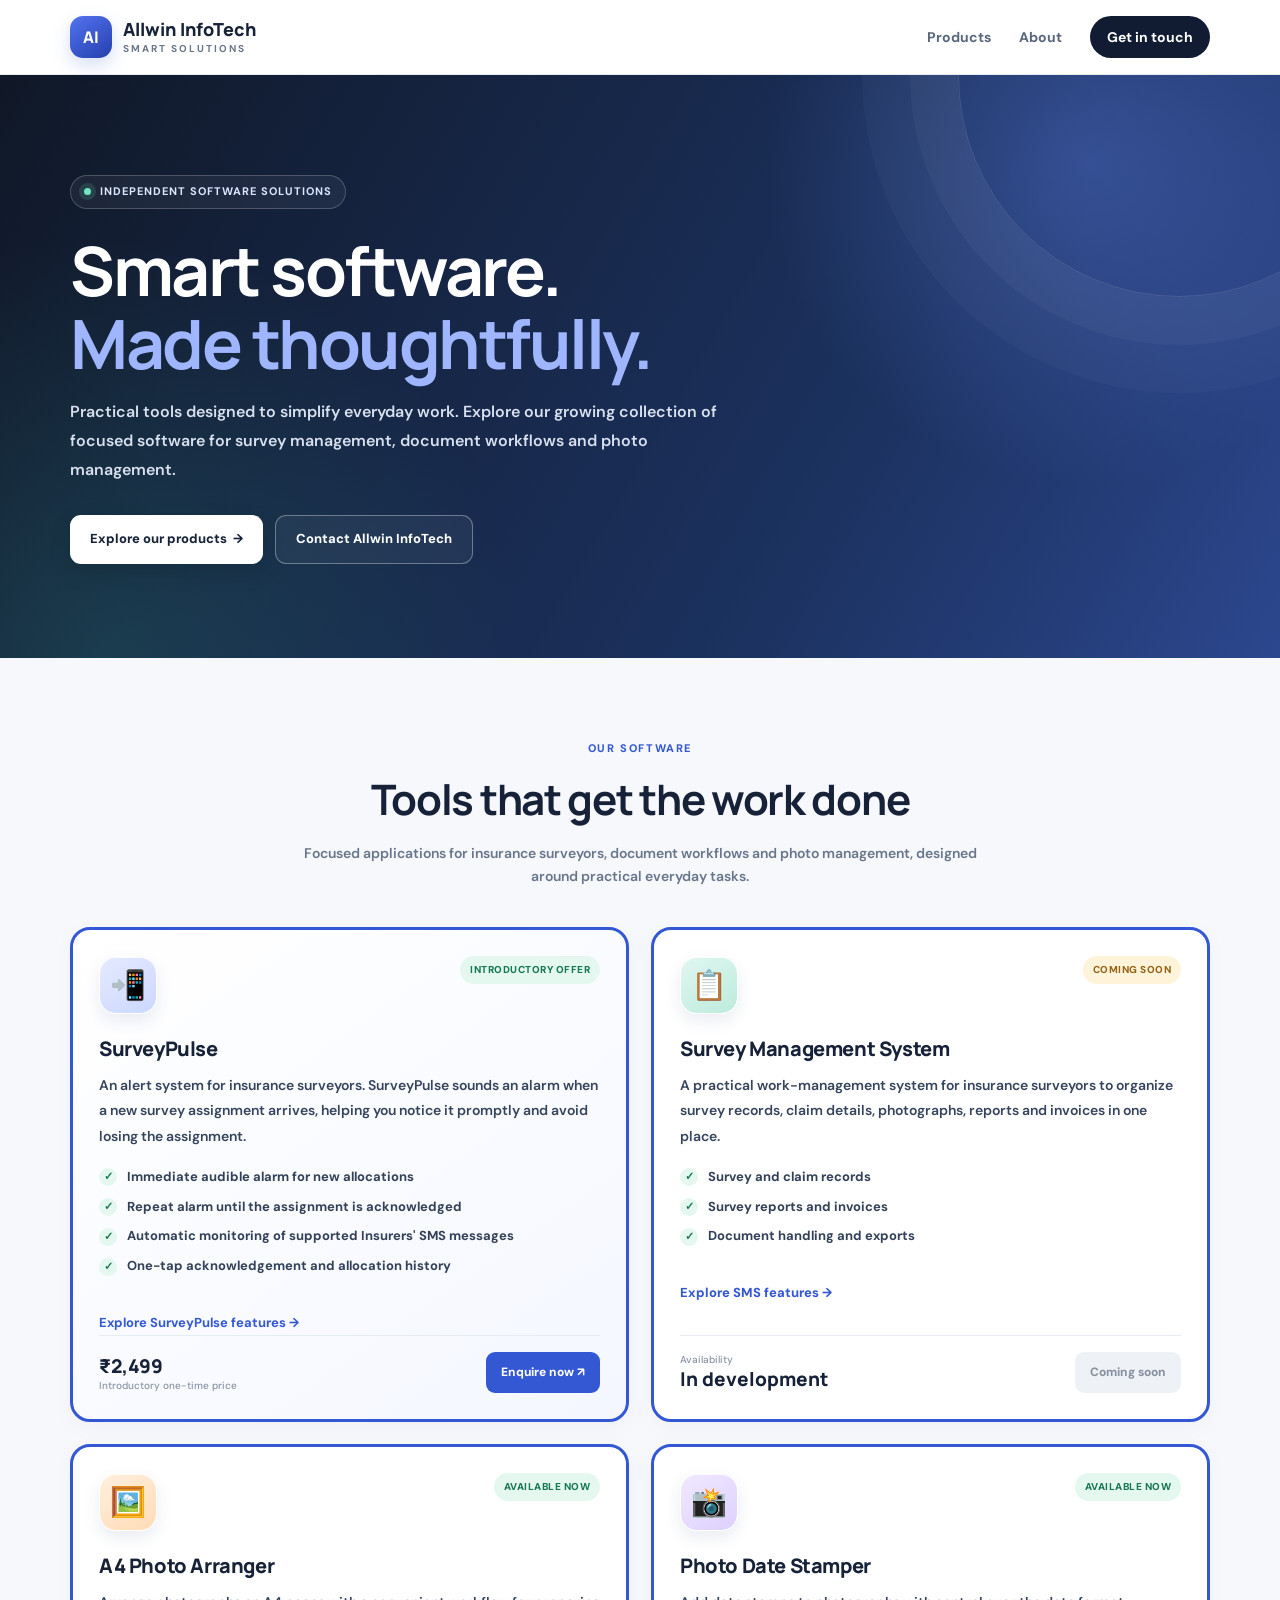
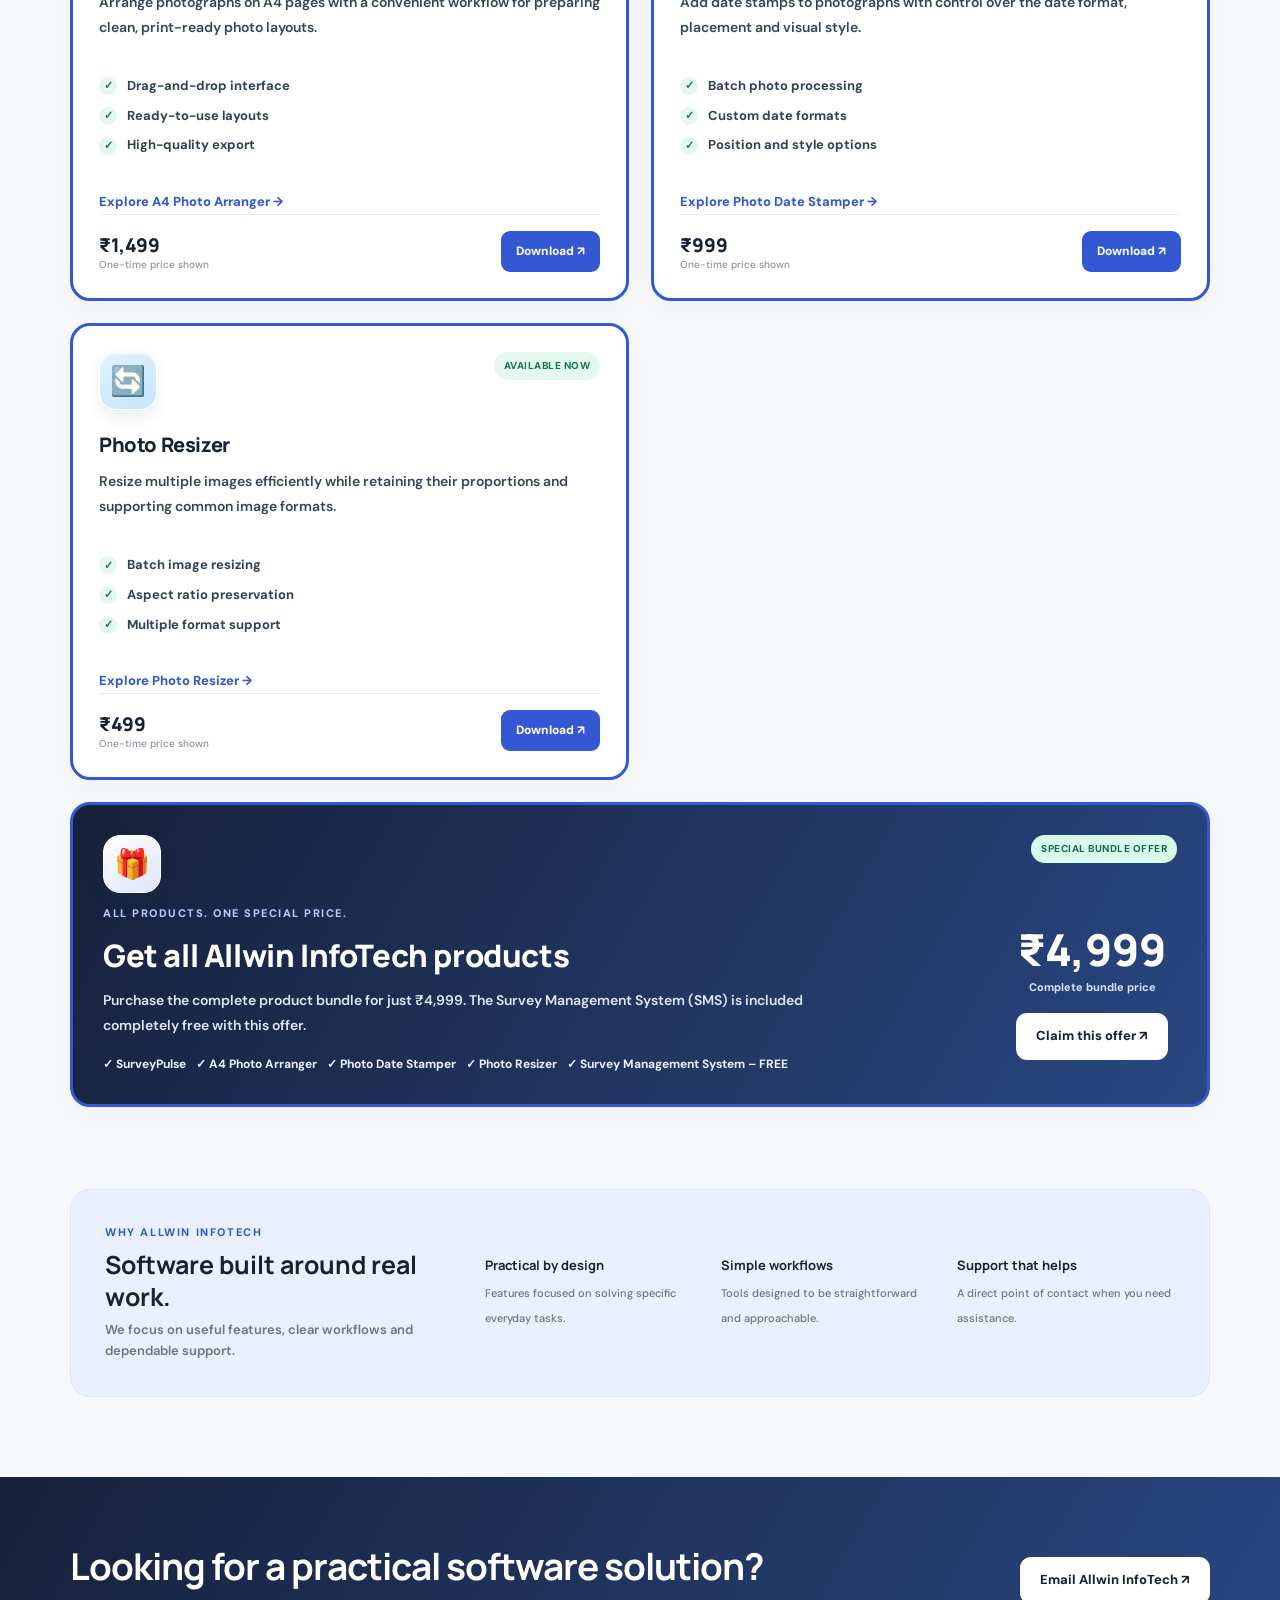
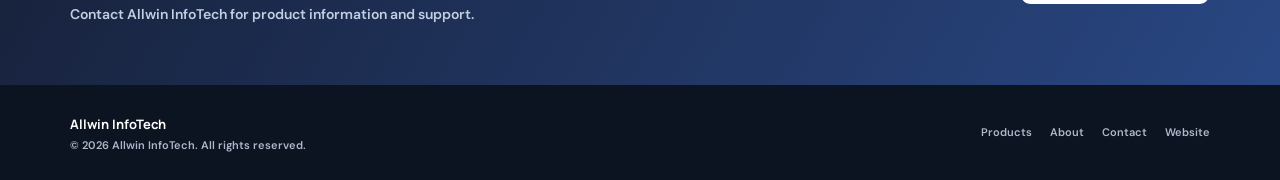
<file: index.html>
<!doctype html>
<html lang="en">
<head>
<meta charset="utf-8">
<meta name="viewport" content="width=device-width,initial-scale=1">
<meta name="theme-color" content="#111b32">
<meta name="description" content="Practical software solutions from Allwin InfoTech.">
<title>Allwin InfoTech | Smart Software Solutions</title>
<!-- Google Tag Manager -->
<script>(function(w,d,s,l,i){w[l]=w[l]||[];w[l].push({'gtm.start':new Date().getTime(),event:'gtm.js'});var f=d.getElementsByTagName(s)[0],j=d.createElement(s),dl=l!='dataLayer'?'&l='+l:'';j.async=true;j.src='https://www.googletagmanager.com/gtm.js?id='+i+dl;f.parentNode.insertBefore(j,f);})(window,document,'script','dataLayer','GTM-WB59F9HL');</script>
<!-- End Google Tag Manager -->
<link rel="preconnect" href="https://fonts.googleapis.com">
<link rel="preconnect" href="https://fonts.gstatic.com" crossorigin>
<link href="https://fonts.googleapis.com/css2?family=DM+Sans:wght@400;500;600;700&family=Manrope:wght@500;600;700;800&display=swap" rel="stylesheet">
  <link rel="stylesheet" href="css/site.css">
<style>
:root{--ink:#172238;--muted:#68758a;--blue:#3458d4;--line:#e7ebf2;--bg:#f6f8fc;--navy:#111b32}
*{box-sizing:border-box;margin:0;padding:0}html{scroll-behavior:smooth;scroll-padding-top:85px}
body{font-family:"DM Sans",sans-serif;color:var(--ink);background:var(--bg);line-height:1.6}
.wrap{width:min(1140px,calc(100% - 40px));margin:auto}
header{position:sticky;top:0;z-index:10;background:#ffffffed;backdrop-filter:blur(12px);border-bottom:1px solid var(--line)}
nav{min-height:74px;display:flex;align-items:center;justify-content:space-between;gap:20px}
.brand{display:flex;align-items:center;gap:11px;text-decoration:none;color:var(--ink)}
.logo{width:42px;height:42px;border-radius:13px;background:linear-gradient(145deg,#5274f0,#263fae);display:grid;place-items:center;color:white;font:800 16px Manrope;box-shadow:0 7px 18px #3458d433}
.brand strong{font:800 18px Manrope;display:block}.brand small{font-size:10px;letter-spacing:2px;color:var(--muted);text-transform:uppercase}
.navlinks{display:flex;align-items:center;gap:28px}.navlinks a{font-size:14px;font-weight:700;text-decoration:none;color:#59667b}.navlinks a:hover{color:var(--blue)}
.navlinks .contactlink{background:var(--navy);color:white;padding:10px 17px;border-radius:30px}
.hero{position:relative;overflow:hidden;color:white;padding:100px 0 94px;background:radial-gradient(circle at 85% 15%,#5979db66,transparent 27%),radial-gradient(circle at 8% 100%,#3ed0ad26,transparent 32%),linear-gradient(120deg,#101827,#1b315e 65%,#2c478e)}
.hero:after{content:"";position:absolute;width:440px;height:440px;border:1px solid #ffffff20;border-radius:50%;right:-120px;top:-220px;box-shadow:0 0 0 48px #ffffff08,0 0 0 96px #ffffff06}
.hero .wrap{position:relative;z-index:1}.eyebrow{display:inline-flex;align-items:center;gap:9px;padding:7px 13px;border:1px solid #ffffff35;border-radius:30px;color:#dce6ff;background:#ffffff0d;font-size:11px;font-weight:700;letter-spacing:1px;text-transform:uppercase}
.dot{width:7px;height:7px;border-radius:50%;background:#6ee7c2;box-shadow:0 0 0 5px #6ee7c222}
h1,h2,h3{font-family:Manrope,sans-serif}.hero h1{font-size:clamp(42px,6vw,68px);line-height:1.08;letter-spacing:-2.5px;margin:25px 0 18px}.hero h1 span{color:#9fb6ff}
.hero p{max-width:650px;color:#cbd5e8;font-size:16px;line-height:1.8}
.actions{display:flex;flex-wrap:wrap;gap:12px;margin-top:30px}.btn{display:inline-flex;align-items:center;justify-content:center;padding:13px 20px;border-radius:11px;text-decoration:none;font-size:13px;font-weight:700;transition:.2s}
.btn:hover{transform:translateY(-2px)}.primary{background:white;color:#172238;box-shadow:0 8px 22px #0002}.outline{color:white;border:1px solid #ffffff55;background:#ffffff0d}
.section{padding:82px 0}.heading{text-align:center;max-width:680px;margin:0 auto 40px}.kicker{color:var(--blue);font-size:11px;font-weight:800;letter-spacing:1.6px;text-transform:uppercase}
.heading h2{font-size:clamp(30px,4vw,42px);letter-spacing:-1.3px;margin:9px 0}.heading p{color:var(--muted);font-size:14px}
.products{display:grid;grid-template-columns:repeat(2,minmax(0,1fr));gap:22px}
.card{background:white;border:3px solid #3458d4;border-radius:20px;padding:26px;box-shadow:0 6px 24px #19284b08;display:flex;flex-direction:column;transition:.25s}
.card:hover{transform:translateY(-5px);box-shadow:0 18px 45px #19284b13;border-color:#d5defb}
.cardtop{display:flex;align-items:flex-start;justify-content:space-between}.iconbox{width:58px;height:58px;border-radius:17px;background:linear-gradient(145deg,#e8edff,#d8e2ff);display:grid;place-items:center;font-size:29px;box-shadow:inset 0 1px 0 #ffffffcc,0 7px 16px #243b7a18;border:1px solid #ffffff;transition:transform .22s,box-shadow .22s}.card:hover .iconbox{transform:translateY(-3px) rotate(-3deg);box-shadow:inset 0 1px 0 #ffffffcc,0 11px 20px #243b7a25}.card:nth-child(1) .iconbox{background:linear-gradient(145deg,#e5eaff,#cbd7ff)}.card:nth-child(2) .iconbox{background:linear-gradient(145deg,#e1f7f1,#bcebdc)}.card:nth-child(3) .iconbox{background:linear-gradient(145deg,#fff0df,#ffdbb5)}.card:nth-child(4) .iconbox{background:linear-gradient(145deg,#f1e9ff,#ddd0ff)}.card:nth-child(5) .iconbox{background:linear-gradient(145deg,#e1f2ff,#c5e5ff)}
.status{font-size:10px;font-weight:800;text-transform:uppercase;letter-spacing:.5px;padding:6px 10px;border-radius:20px;background:#e4f8ef;color:#177654}.soon{background:#fff3d9;color:#946316}
.card h3{font-size:20px;margin:19px 0 8px;letter-spacing:-.4px}.desc{font-size:14px;font-weight:500;color:#46536a;line-height:1.8;min-height:68px}
.features{display:grid;gap:9px;margin:18px 0 22px}.feature{font-size:13px;font-weight:600;color:#3f4d63;display:flex;gap:10px;align-items:center}.tick{width:18px;height:18px;flex:0 0 18px;border-radius:50%;background:#e4f8ef;color:#177654;display:grid;place-items:center;font-size:11px;font-weight:800}
.bottom{margin-top:auto;padding-top:16px;border-top:1px solid var(--line);display:flex;justify-content:space-between;align-items:center;gap:12px}.price{font:800 19px Manrope}.price small{display:block;font:500 10px "DM Sans";color:#8993a4}
.download{background:var(--blue);color:white;padding:11px 15px;border-radius:9px;text-decoration:none;font-size:12px;font-weight:800}.download:hover{background:#2443b4}.disabled{background:#eef1f5;color:#8791a1;padding:11px 15px;border-radius:9px;font-size:12px;font-weight:800}
.about{padding:0 0 80px}.aboutbox{display:grid;grid-template-columns:1fr 2fr;gap:35px;align-items:center;background:#eaf0ff;border:1px solid #dce5ff;border-radius:20px;padding:34px}
.aboutbox h2{font-size:25px;line-height:1.25;margin-top:8px}.aboutbox p{color:var(--muted);font-size:13px;margin-top:8px}
.values{display:grid;grid-template-columns:repeat(3,1fr);gap:18px}.values strong{display:block;font:700 13px Manrope;margin-bottom:5px}.values span{font-size:11px;color:var(--muted)}
.cta{background:linear-gradient(120deg,#17213a,#294783);color:white;padding:60px 0}.ctainner{display:flex;justify-content:space-between;align-items:center;gap:25px}.cta h2{font-size:clamp(27px,4vw,37px);letter-spacing:-1px}.cta p{color:#c4cee1;font-size:14px;margin-top:7px}.cta .btn{background:white;color:#172238;white-space:nowrap}
footer{background:#0c1321;color:#aeb8ca;padding:26px 0}.foot{display:flex;justify-content:space-between;align-items:center;gap:18px;flex-wrap:wrap}.foot strong{font:700 13px Manrope;color:white}.foot small{display:block;font-size:11px}.footlinks{display:flex;gap:18px}.foot a{font-size:11px;color:#aeb8ca;text-decoration:none}.foot a:hover{color:white}
@media(max-width:760px){.products{grid-template-columns:1fr}.aboutbox{grid-template-columns:1fr}.values{grid-template-columns:1fr}.navlinks{gap:15px}}
@media(max-width:560px){.wrap{width:calc(100% - 30px)}nav{min-height:66px}.navlinks a:not(.contactlink){display:none}.hero{padding:76px 0}.hero h1{letter-spacing:-1.6px}.section{padding:64px 0}.card{padding:21px}.desc{min-height:0}.ctainner{align-items:flex-start;flex-direction:column}.foot{align-items:flex-start;flex-direction:column}}
/* Readability refinement: use stronger weights throughout the homepage */
body{font-weight:500;-webkit-font-smoothing:antialiased;text-rendering:optimizeLegibility}
.brand strong{font-weight:800}.navlinks a{font-weight:700}
.hero p{font-weight:600;color:#d8e0ef}
.heading p,.aboutbox p,.cta p{font-weight:600}
.card h3{font-weight:800}
.desc{font-size:14px;font-weight:600;color:#35445c;line-height:1.8}
.feature{font-size:13px;font-weight:700;color:#334158}
.kicker{font-weight:800}.btn,.download,.disabled{font-weight:800}
.price{font-weight:800}
.foot small,.foot a{font-weight:600}
@media(prefers-reduced-motion:reduce){*{scroll-behavior:auto!important;transition:none!important}}

@media(max-width:650px){
  .products article[style*="grid-column:1/-1"] > div:last-child{grid-template-columns:1fr!important}
  .products article[style*="grid-column:1/-1"] > div:last-child > div:last-child{text-align:left!important}
}

</style>
</head>
<body>
<!-- Google Tag Manager (noscript) -->
<noscript><iframe src="https://www.googletagmanager.com/ns.html?id=GTM-WB59F9HL" height="0" width="0" style="display:none;visibility:hidden"></iframe></noscript>
<!-- End Google Tag Manager (noscript) -->
<header><div class="wrap"><nav>
<a class="brand" href="index.html" aria-label="Allwin InfoTech home"><span class="logo">AI</span><span><strong>Allwin InfoTech</strong><small>Smart Solutions</small></span></a>
<div class="navlinks"><a href="#products">Products</a><a href="#about">About</a><a class="contactlink" href="mailto:allwininfotech25@gmail.com">Get in touch</a></div>
</nav></div></header>
<main>
<section class="hero"><div class="wrap">
<div class="eyebrow"><span class="dot"></span> Independent software solutions</div>
<h1>Smart software.<br><span>Made thoughtfully.</span></h1>
<p>Practical tools designed to simplify everyday work. Explore our growing collection of focused software for survey management, document workflows and photo management.</p>
<div class="actions"><a class="btn primary" href="#products">Explore our products&nbsp; →</a><a class="btn outline" href="mailto:allwininfotech25@gmail.com">Contact Allwin InfoTech</a></div>
</div></section>
<section class="section" id="products"><div class="wrap">
<div class="heading"><div class="kicker">Our software</div><h2>Tools that get the work done</h2><p>Focused applications for insurance surveyors, document workflows and photo management, designed around practical everyday tasks.</p></div>
<div class="products">
<article class="card" style="border:3px solid #3458d4;background:linear-gradient(145deg,#fff 0%,#f4f7ff 100%)">
<div class="cardtop"><div class="iconbox">📲</div><span class="status">Introductory offer</span></div>
<h3>SurveyPulse</h3>
<p class="desc">An alert system for insurance surveyors. SurveyPulse sounds an alarm when a new survey assignment arrives, helping you notice it promptly and avoid losing the assignment.</p>
<div class="features">
<div class="feature"><span class="tick">✓</span>Immediate audible alarm for new allocations</div>
<div class="feature"><span class="tick">✓</span>Repeat alarm until the assignment is acknowledged</div>
<div class="feature"><span class="tick">✓</span>Automatic monitoring of supported Insurers' SMS messages</div>
<div class="feature"><span class="tick">✓</span>One-tap acknowledgement and allocation history</div>
</div>
<p style="margin-top:10px"><a href="surveypulse.html" style="color:#3458d4;font-size:13px;font-weight:700;text-decoration:none">Explore SurveyPulse features →</a></p>
<div class="bottom">
<div class="price">₹2,499<small>Introductory one-time price</small></div>
<a class="download" href="mailto:allwininfotech25@gmail.com?subject=SurveyPulse%20Enquiry">Enquire now ↗</a>
</div>
</article>
<article class="card"><div class="cardtop"><div class="iconbox">📋</div><span class="status soon">Coming soon</span></div><h3>Survey Management System</h3><p class="desc">A practical work-management system for insurance surveyors to organize survey records, claim details, photographs, reports and invoices in one place.</p><div class="features"><div class="feature"><span class="tick">✓</span>Survey and claim records</div><div class="feature"><span class="tick">✓</span>Survey reports and invoices</div><div class="feature"><span class="tick">✓</span>Document handling and exports</div></div><p style="margin-top:10px"><a href="survey-management-system.html" style="color:#3458d4;font-size:13px;font-weight:800;text-decoration:none">Explore SMS features →</a></p><div class="bottom"><div class="price"><small>Availability</small>In development</div><span class="disabled">Coming soon</span></div></article>
<article class="card"><div class="cardtop"><div class="iconbox">🖼️</div><span class="status">Available now</span></div><h3>A4 Photo Arranger</h3><p class="desc">Arrange photographs on A4 pages with a convenient workflow for preparing clean, print-ready photo layouts.</p><div class="features"><div class="feature"><span class="tick">✓</span>Drag-and-drop interface</div><div class="feature"><span class="tick">✓</span>Ready-to-use layouts</div><div class="feature"><span class="tick">✓</span>High-quality export</div></div><p style="margin-top:10px"><a href="a4-photo-arranger.html" style="color:#3458d4;font-size:13px;font-weight:800;text-decoration:none">Explore A4 Photo Arranger →</a></p><div class="bottom"><div class="price">₹1,499<small>One-time price shown</small></div><a class="download" href="https://drive.google.com/file/d/14XBz6GuBv0l6pggsf4fGPcpHGSmp3ODH/view?usp=sharing" target="_blank" rel="noopener noreferrer">Download ↗</a></div></article>
<article class="card"><div class="cardtop"><div class="iconbox">📸</div><span class="status">Available now</span></div><h3>Photo Date Stamper</h3><p class="desc">Add date stamps to photographs with control over the date format, placement and visual style.</p><div class="features"><div class="feature"><span class="tick">✓</span>Batch photo processing</div><div class="feature"><span class="tick">✓</span>Custom date formats</div><div class="feature"><span class="tick">✓</span>Position and style options</div></div><p style="margin-top:10px"><a href="photo-date-stamper.html" style="color:#3458d4;font-size:13px;font-weight:800;text-decoration:none">Explore Photo Date Stamper →</a></p><div class="bottom"><div class="price">₹999<small>One-time price shown</small></div><a class="download" href="https://drive.google.com/file/d/1Je1Liu9zr5Kgs1s3drsb4Y1v3xzqOXGj/view?usp=sharing" target="_blank" rel="noopener noreferrer">Download ↗</a></div></article>
<article class="card"><div class="cardtop"><div class="iconbox">🔄</div><span class="status">Available now</span></div><h3>Photo Resizer</h3><p class="desc">Resize multiple images efficiently while retaining their proportions and supporting common image formats.</p><div class="features"><div class="feature"><span class="tick">✓</span>Batch image resizing</div><div class="feature"><span class="tick">✓</span>Aspect ratio preservation</div><div class="feature"><span class="tick">✓</span>Multiple format support</div></div><p style="margin-top:10px"><a href="photo-resizer.html" style="color:#3458d4;font-size:13px;font-weight:800;text-decoration:none">Explore Photo Resizer →</a></p><div class="bottom"><div class="price">₹499<small>One-time price shown</small></div><a class="download" href="https://drive.google.com/file/d/1WOP2BEQccUYnQB0Oia4sD2P0utUYuHHG/view?usp=sharing" target="_blank" rel="noopener noreferrer">Download ↗</a></div></article>

<article class="card" style="grid-column:1/-1;border:3px solid #3458d4;background:linear-gradient(120deg,#17213a,#294783);color:#fff;padding:30px">
  <div class="cardtop">
    <div class="iconbox" style="background:linear-gradient(145deg,#fff,#dce5ff)">🎁</div>
    <span class="status" style="background:#d9fbe9;color:#126b4d">Special bundle offer</span>
  </div>
  <div style="display:grid;grid-template-columns:1fr auto;gap:22px;align-items:center;margin-top:12px">
    <div>
      <div style="font-size:11px;font-weight:800;letter-spacing:1.5px;text-transform:uppercase;color:#b8c8ff">All products. One special price.</div>
      <h3 style="font-size:clamp(23px,3vw,31px);color:#fff;margin:8px 0">Get all Allwin InfoTech products</h3>
      <p style="font-size:14px;font-weight:600;color:#e0e7f4;line-height:1.8;max-width:700px">Purchase the complete product bundle for just ₹4,999. The Survey Management System (SMS) is included completely free with this offer.</p>
      <div style="display:flex;flex-wrap:wrap;gap:10px;margin-top:16px;font-size:12px;font-weight:700;color:#edf2ff">
        <span>✓ SurveyPulse</span><span>✓ A4 Photo Arranger</span><span>✓ Photo Date Stamper</span><span>✓ Photo Resizer</span><span>✓ Survey Management System – FREE</span>
      </div>
    </div>
    <div style="text-align:center;min-width:170px">
      <div style="font:800 clamp(34px,4vw,44px) Manrope;color:#fff">₹4,999</div>
      <div style="font-size:11px;font-weight:700;color:#dce6ff">Complete bundle price</div>
      <a class="btn" style="margin-top:16px;background:#fff;color:#172238;white-space:nowrap" href="mailto:allwininfotech25@gmail.com?subject=Allwin%20InfoTech%20Complete%20Bundle%20Offer">Claim this offer ↗</a>
    </div>
  </div>
</article>

</div></div></section>
<section class="about" id="about"><div class="wrap"><div class="aboutbox"><div><div class="kicker">Why Allwin InfoTech</div><h2>Software built around real work.</h2><p>We focus on useful features, clear workflows and dependable support.</p></div><div class="values"><div><strong>Practical by design</strong><span>Features focused on solving specific everyday tasks.</span></div><div><strong>Simple workflows</strong><span>Tools designed to be straightforward and approachable.</span></div><div><strong>Support that helps</strong><span>A direct point of contact when you need assistance.</span></div></div></div></div></section>
<section class="cta"><div class="wrap ctainner"><div><h2>Looking for a practical software solution?</h2><p>Contact Allwin InfoTech for product information and support.</p></div><a class="btn" href="mailto:allwininfotech25@gmail.com">Email Allwin InfoTech ↗</a></div></section>
</main>
<footer><div class="wrap foot"><div><strong>Allwin InfoTech</strong><small>© 2026 Allwin InfoTech. All rights reserved.</small></div><div class="footlinks"><a href="#products">Products</a><a href="#about">About</a><a href="mailto:allwininfotech25@gmail.com">Contact</a><a href="https://www.allwininfotech.in" target="_blank" rel="noopener noreferrer">Website</a></div></div></footer>
</body></html>
</file>
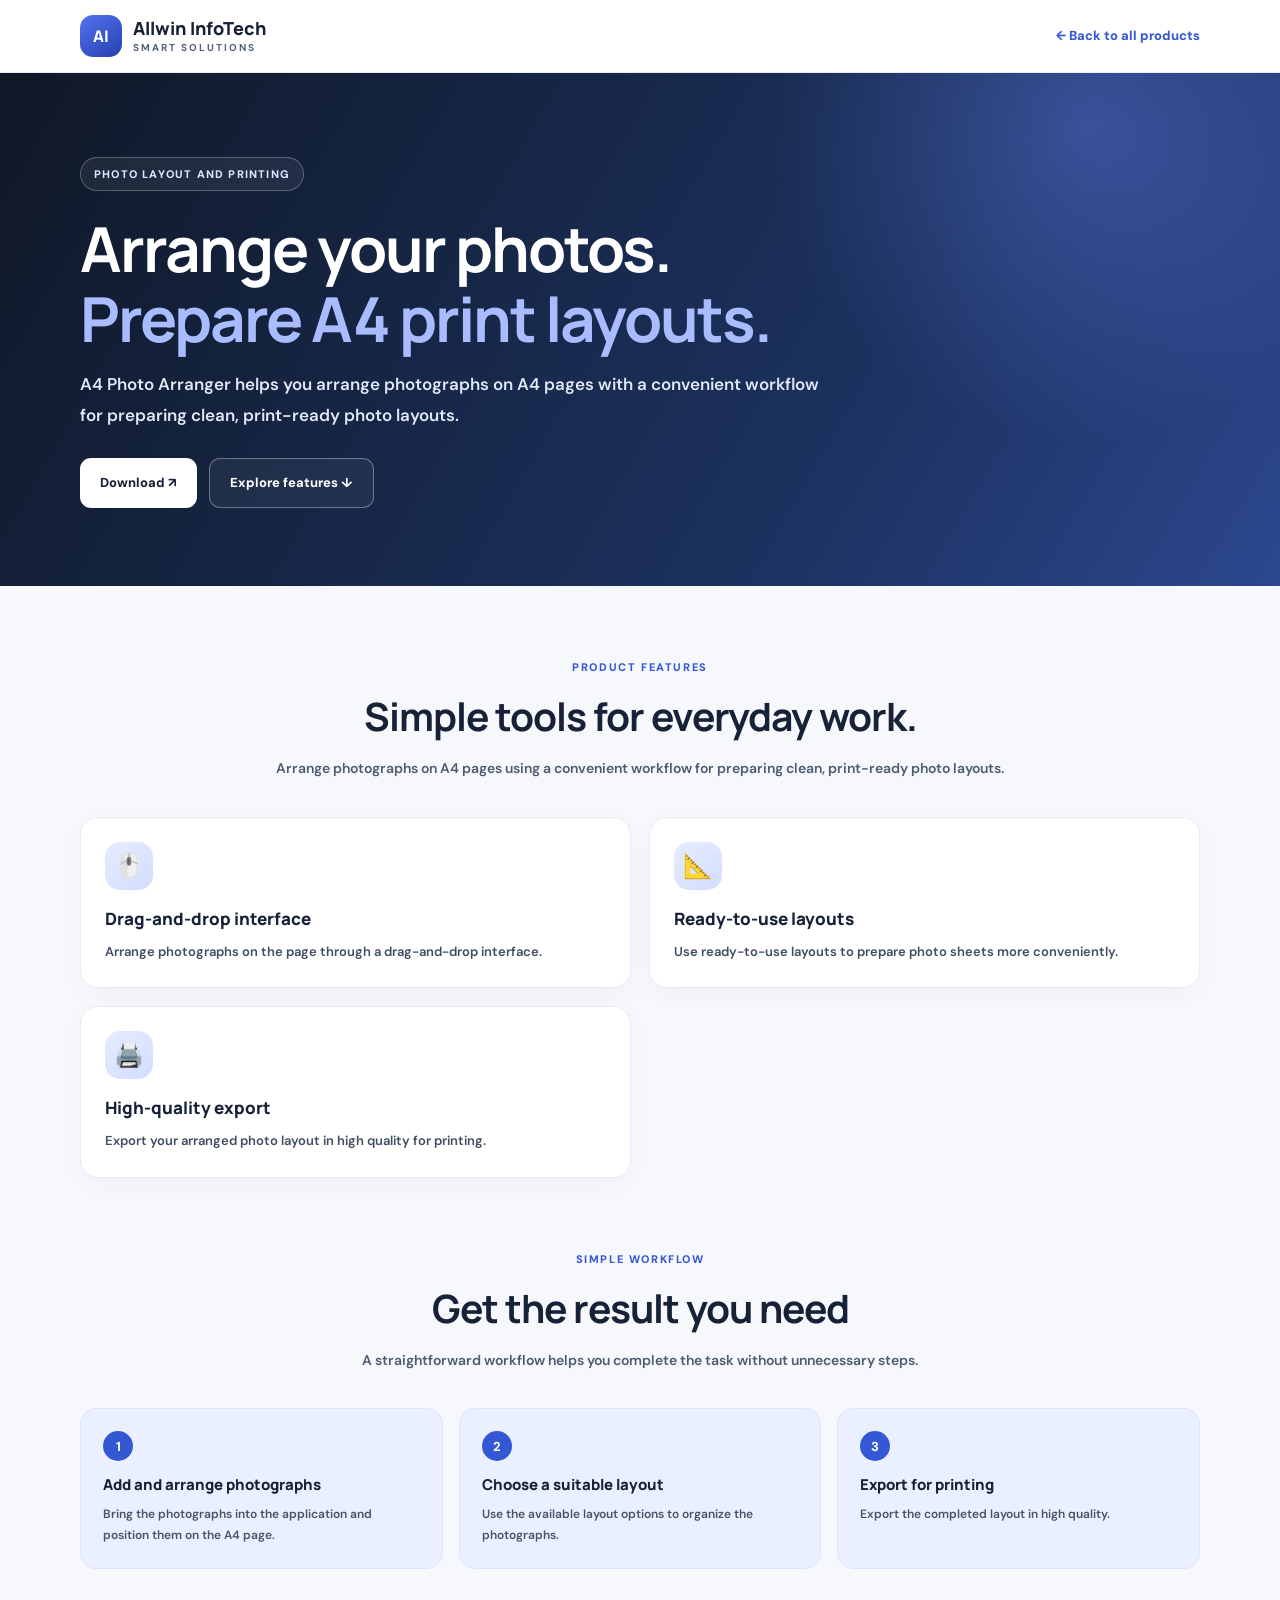
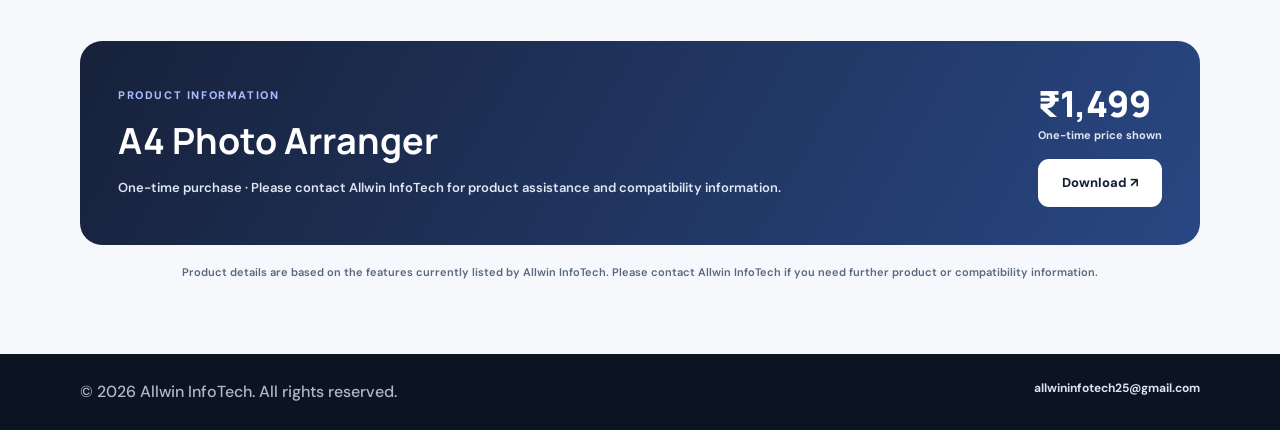
<file: a4-photo-arranger.html>
<!doctype html>
<html lang="en">
<head>
<meta charset="utf-8">
<meta name="viewport" content="width=device-width,initial-scale=1">
<meta name="theme-color" content="#111b32">
<meta name="description" content="Arrange photographs on A4 pages using a convenient workflow for preparing clean, print-ready photo layouts.">
<title>A4 Photo Arranger | Allwin InfoTech</title>
<link rel="preconnect" href="https://fonts.googleapis.com">
<link rel="preconnect" href="https://fonts.gstatic.com" crossorigin>
<link href="https://fonts.googleapis.com/css2?family=DM+Sans:wght@400;500;600;700&family=Manrope:wght@500;600;700;800&display=swap" rel="stylesheet">
  <link rel="stylesheet" href="css/site.css">
<style>
:root{--ink:#172238;--muted:#65738a;--blue:#3458d4;--navy:#111b32;--line:#e6ebf4;--bg:#f6f8fc}
*{box-sizing:border-box;margin:0;padding:0}html{scroll-behavior:smooth}body{font-family:"DM Sans",sans-serif;font-weight:500;color:var(--ink);background:var(--bg);line-height:1.65}
.wrap{width:min(1120px,calc(100% - 40px));margin:auto}h1,h2,h3{font-family:Manrope,sans-serif}
header{background:#fff;border-bottom:1px solid var(--line)}nav{min-height:72px;display:flex;justify-content:space-between;align-items:center;gap:20px}
.brand{display:flex;gap:11px;align-items:center;text-decoration:none;color:var(--ink)}.logo{width:42px;height:42px;border-radius:13px;background:linear-gradient(145deg,#5274f0,#263fae);display:grid;place-items:center;color:#fff;font:800 16px Manrope}
.hero{color:white;padding:84px 0 78px;background:radial-gradient(circle at 85% 10%,#6e8cff55,transparent 27%),linear-gradient(120deg,#101827,#1b315e 65%,#2c478e)}
.eyebrow{display:inline-block;padding:7px 13px;border:1px solid #ffffff40;border-radius:30px;color:#dce6ff;background:#ffffff10;font-size:11px;font-weight:800;letter-spacing:1.2px;text-transform:uppercase}
.hero h1{font-size:clamp(38px,6vw,62px);line-height:1.12;letter-spacing:-2px;margin:23px 0 16px;max-width:850px}.hero h1 span{color:#a9bcff}
.hero p{max-width:740px;color:#e1e8f5;font-size:17px;font-weight:600;line-height:1.8}.actions{display:flex;gap:12px;flex-wrap:wrap;margin-top:28px}
.btn{display:inline-flex;align-items:center;justify-content:center;padding:13px 20px;border-radius:11px;text-decoration:none;font-size:13px;font-weight:800;transition:.2s}.btn:hover{transform:translateY(-2px)}
.primary{background:#fff;color:#172238}.secondary{border:1px solid #ffffff55;color:#fff;background:#ffffff0d}
.section{padding:72px 0}.heading{text-align:center;max-width:740px;margin:0 auto 36px}.kicker{color:var(--blue);font-size:11px;font-weight:800;letter-spacing:1.6px;text-transform:uppercase}
.heading h2{font-size:clamp(28px,4vw,39px);letter-spacing:-1px;margin:8px 0}.heading p{font-size:14px;font-weight:600;color:#4d5b72;line-height:1.75}
.featuregrid{display:grid;grid-template-columns:repeat(2,minmax(0,1fr));gap:18px}
.feature{background:#fff;border:1px solid var(--line);border-radius:18px;padding:24px;box-shadow:0 7px 24px #1a2b5008}
.featureicon{width:48px;height:48px;display:grid;place-items:center;border-radius:15px;background:linear-gradient(145deg,#e6ecff,#d2ddff);font-size:24px;margin-bottom:15px}
.feature h3{font-size:17px;font-weight:800;margin-bottom:7px}.feature p{font-size:13px;font-weight:600;color:#3f4d63;line-height:1.8}
.steps{display:grid;grid-template-columns:repeat(3,1fr);gap:16px}.step{padding:22px;background:#eaf0ff;border:1px solid #dce5ff;border-radius:16px}
.number{width:30px;height:30px;border-radius:50%;display:grid;place-items:center;background:var(--blue);color:#fff;font-weight:800;font-size:13px;margin-bottom:12px}
.step h3{font-size:15px;font-weight:800;margin-bottom:6px}.step p{font-size:12px;font-weight:600;color:#46546b;line-height:1.75}
.offer{padding:38px;border-radius:22px;background:linear-gradient(120deg,#17213a,#294783);color:#fff;display:flex;justify-content:space-between;align-items:center;gap:25px}
.offer .kicker{color:#a9bcff}.offer h2{font-size:clamp(26px,4vw,36px);margin:7px 0}.offer p{color:#e0e7f4;font-size:13px;font-weight:600;line-height:1.75}
.price{font:800 36px Manrope;white-space:nowrap}.price small{display:block;font:700 11px "DM Sans";color:#e0e7f4;text-align:right}
.note{margin-top:18px;color:#59677d;font-size:11px;font-weight:600;line-height:1.75;text-align:center}
footer{background:#0c1321;color:#aeb8ca;padding:25px 0}.foot{display:flex;justify-content:space-between;gap:18px;flex-wrap:wrap}.foot a{color:#dbe3f0;text-decoration:none;font-size:12px;font-weight:700}
@media(max-width:700px){.featuregrid{grid-template-columns:1fr}.steps{grid-template-columns:1fr}.offer{align-items:flex-start;flex-direction:column;padding:27px}.price small{text-align:left}.hero{padding:68px 0}.hero h1{letter-spacing:-1.3px}}
</style>
</head>
<body>
<header><div class="wrap"><nav>
<a class="brand" href="index.html"><span class="logo">AI</span><span><strong>Allwin InfoTech</strong><small>Smart Solutions</small></span></a>
<a class="back" href="index.html">← Back to all products</a>
</nav></div></header>
<main>
<section class="hero"><div class="wrap">
<div class="eyebrow">Photo layout and printing</div>
<h1>Arrange your photos.<br><span>Prepare A4 print layouts.</span></h1>
<p>A4 Photo Arranger helps you arrange photographs on A4 pages with a convenient workflow for preparing clean, print-ready photo layouts.</p>
<div class="actions"><a class="btn primary" href="https://drive.google.com/file/d/14XBz6GuBv0l6pggsf4fGPcpHGSmp3ODH/view?usp=sharing" target="_blank" rel="noopener noreferrer">Download ↗</a><a class="btn secondary" href="#features">Explore features ↓</a></div>
</div></section>
<section class="section" id="features"><div class="wrap">
<div class="heading"><div class="kicker">Product features</div><h2>Simple tools for everyday work.</h2><p>Arrange photographs on A4 pages using a convenient workflow for preparing clean, print-ready photo layouts.</p></div>
<div class="featuregrid">
<article class="feature"><div class="featureicon">🖱️</div><h3>Drag-and-drop interface</h3><p>Arrange photographs on the page through a drag-and-drop interface.</p></article>
<article class="feature"><div class="featureicon">📐</div><h3>Ready-to-use layouts</h3><p>Use ready-to-use layouts to prepare photo sheets more conveniently.</p></article>
<article class="feature"><div class="featureicon">🖨️</div><h3>High-quality export</h3><p>Export your arranged photo layout in high quality for printing.</p></article>
</div></div></section>
<section class="section" style="padding-top:0"><div class="wrap">
<div class="heading"><div class="kicker">Simple workflow</div><h2>Get the result you need</h2><p>A straightforward workflow helps you complete the task without unnecessary steps.</p></div>
<div class="steps"><div class="step"><div class="number">1</div><h3>Add and arrange photographs</h3><p>Bring the photographs into the application and position them on the A4 page.</p></div>
<div class="step"><div class="number">2</div><h3>Choose a suitable layout</h3><p>Use the available layout options to organize the photographs.</p></div>
<div class="step"><div class="number">3</div><h3>Export for printing</h3><p>Export the completed layout in high quality.</p></div></div>
</div></section>
<section class="section" style="padding-top:0"><div class="wrap">
<div class="offer">
<div><div class="kicker">Product information</div><h2>A4 Photo Arranger</h2><p>One-time purchase · Please contact Allwin InfoTech for product assistance and compatibility information.</p></div>
<div><div class="price">₹1,499<small>One-time price shown</small></div><a class="btn primary" style="margin-top:17px;width:100%" href="https://drive.google.com/file/d/14XBz6GuBv0l6pggsf4fGPcpHGSmp3ODH/view?usp=sharing" target="_blank" rel="noopener noreferrer">Download ↗</a></div>
</div>
<p class="note">Product details are based on the features currently listed by Allwin InfoTech. Please contact Allwin InfoTech if you need further product or compatibility information.</p>
</div></section>
</main>
<footer><div class="wrap foot"><span>© 2026 Allwin InfoTech. All rights reserved.</span><a href="mailto:allwininfotech25@gmail.com">allwininfotech25@gmail.com</a></div></footer>
</body></html>
</file>
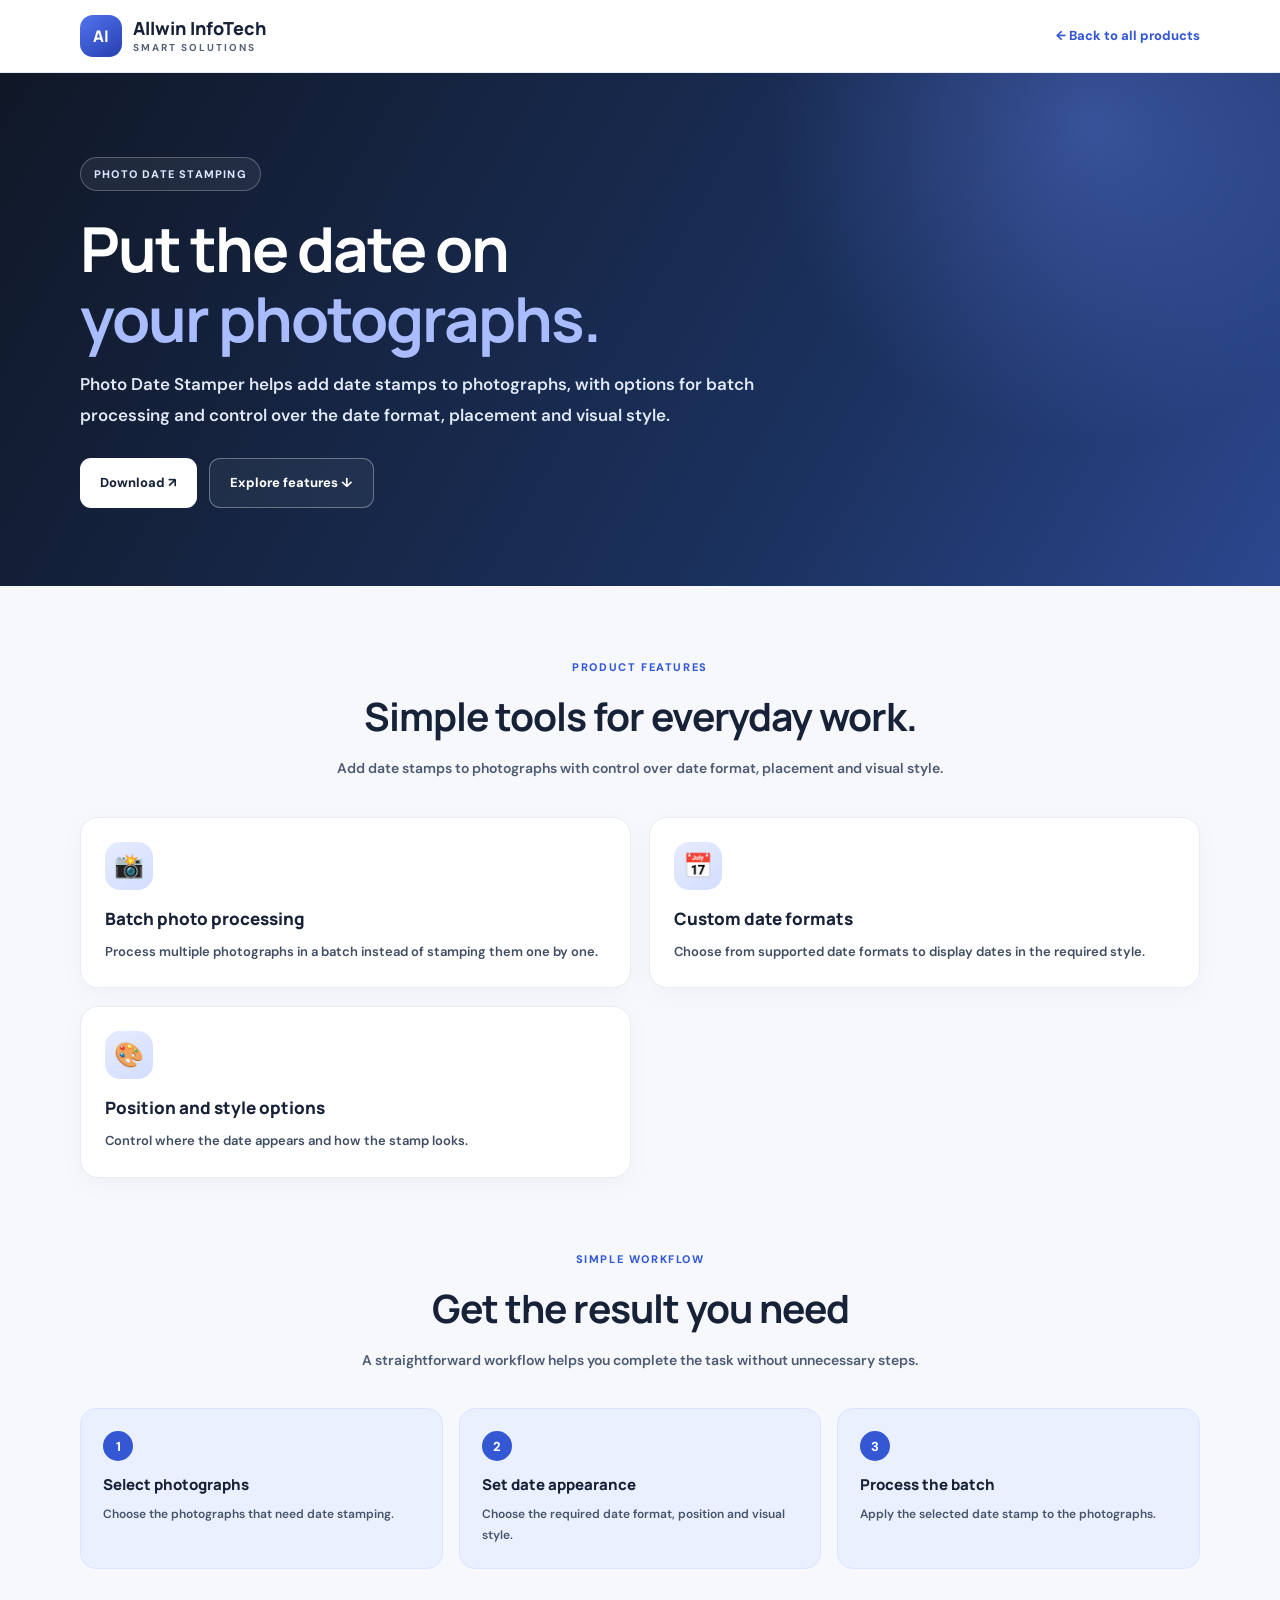
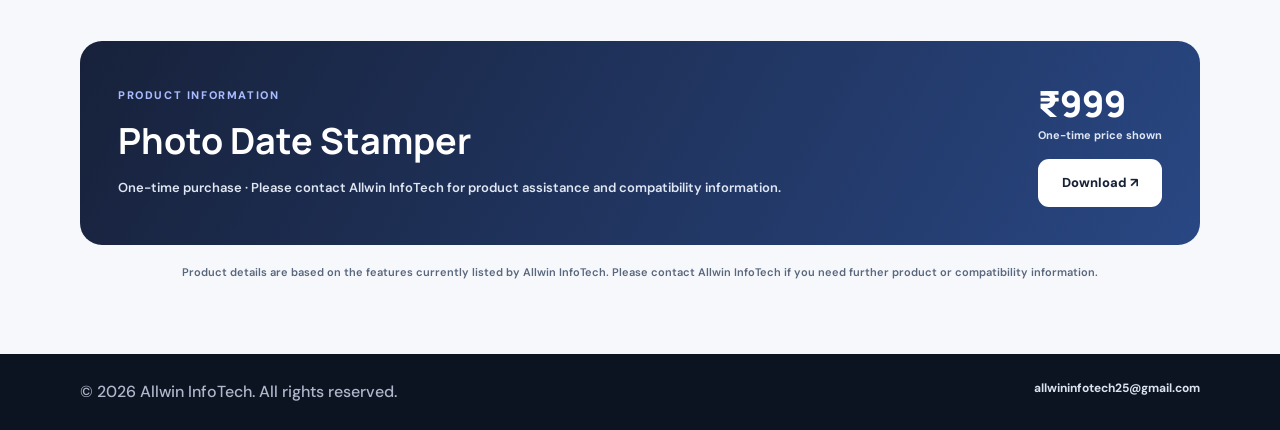
<file: photo-date-stamper.html>
<!doctype html>
<html lang="en">
<head>
<meta charset="utf-8">
<meta name="viewport" content="width=device-width,initial-scale=1">
<meta name="theme-color" content="#111b32">
<meta name="description" content="Add date stamps to photographs with control over date format, placement and visual style.">
<title>Photo Date Stamper | Allwin InfoTech</title>
<link rel="preconnect" href="https://fonts.googleapis.com">
<link rel="preconnect" href="https://fonts.gstatic.com" crossorigin>
<link href="https://fonts.googleapis.com/css2?family=DM+Sans:wght@400;500;600;700&family=Manrope:wght@500;600;700;800&display=swap" rel="stylesheet">
  <link rel="stylesheet" href="css/site.css">
<style>
:root{--ink:#172238;--muted:#65738a;--blue:#3458d4;--navy:#111b32;--line:#e6ebf4;--bg:#f6f8fc}
*{box-sizing:border-box;margin:0;padding:0}html{scroll-behavior:smooth}body{font-family:"DM Sans",sans-serif;font-weight:500;color:var(--ink);background:var(--bg);line-height:1.65}
.wrap{width:min(1120px,calc(100% - 40px));margin:auto}h1,h2,h3{font-family:Manrope,sans-serif}
header{background:#fff;border-bottom:1px solid var(--line)}nav{min-height:72px;display:flex;justify-content:space-between;align-items:center;gap:20px}
.brand{display:flex;gap:11px;align-items:center;text-decoration:none;color:var(--ink)}.logo{width:42px;height:42px;border-radius:13px;background:linear-gradient(145deg,#5274f0,#263fae);display:grid;place-items:center;color:#fff;font:800 16px Manrope}
.hero{color:white;padding:84px 0 78px;background:radial-gradient(circle at 85% 10%,#6e8cff55,transparent 27%),linear-gradient(120deg,#101827,#1b315e 65%,#2c478e)}
.eyebrow{display:inline-block;padding:7px 13px;border:1px solid #ffffff40;border-radius:30px;color:#dce6ff;background:#ffffff10;font-size:11px;font-weight:800;letter-spacing:1.2px;text-transform:uppercase}
.hero h1{font-size:clamp(38px,6vw,62px);line-height:1.12;letter-spacing:-2px;margin:23px 0 16px;max-width:850px}.hero h1 span{color:#a9bcff}
.hero p{max-width:740px;color:#e1e8f5;font-size:17px;font-weight:600;line-height:1.8}.actions{display:flex;gap:12px;flex-wrap:wrap;margin-top:28px}
.btn{display:inline-flex;align-items:center;justify-content:center;padding:13px 20px;border-radius:11px;text-decoration:none;font-size:13px;font-weight:800;transition:.2s}.btn:hover{transform:translateY(-2px)}
.primary{background:#fff;color:#172238}.secondary{border:1px solid #ffffff55;color:#fff;background:#ffffff0d}
.section{padding:72px 0}.heading{text-align:center;max-width:740px;margin:0 auto 36px}.kicker{color:var(--blue);font-size:11px;font-weight:800;letter-spacing:1.6px;text-transform:uppercase}
.heading h2{font-size:clamp(28px,4vw,39px);letter-spacing:-1px;margin:8px 0}.heading p{font-size:14px;font-weight:600;color:#4d5b72;line-height:1.75}
.featuregrid{display:grid;grid-template-columns:repeat(2,minmax(0,1fr));gap:18px}
.feature{background:#fff;border:1px solid var(--line);border-radius:18px;padding:24px;box-shadow:0 7px 24px #1a2b5008}
.featureicon{width:48px;height:48px;display:grid;place-items:center;border-radius:15px;background:linear-gradient(145deg,#e6ecff,#d2ddff);font-size:24px;margin-bottom:15px}
.feature h3{font-size:17px;font-weight:800;margin-bottom:7px}.feature p{font-size:13px;font-weight:600;color:#3f4d63;line-height:1.8}
.steps{display:grid;grid-template-columns:repeat(3,1fr);gap:16px}.step{padding:22px;background:#eaf0ff;border:1px solid #dce5ff;border-radius:16px}
.number{width:30px;height:30px;border-radius:50%;display:grid;place-items:center;background:var(--blue);color:#fff;font-weight:800;font-size:13px;margin-bottom:12px}
.step h3{font-size:15px;font-weight:800;margin-bottom:6px}.step p{font-size:12px;font-weight:600;color:#46546b;line-height:1.75}
.offer{padding:38px;border-radius:22px;background:linear-gradient(120deg,#17213a,#294783);color:#fff;display:flex;justify-content:space-between;align-items:center;gap:25px}
.offer .kicker{color:#a9bcff}.offer h2{font-size:clamp(26px,4vw,36px);margin:7px 0}.offer p{color:#e0e7f4;font-size:13px;font-weight:600;line-height:1.75}
.price{font:800 36px Manrope;white-space:nowrap}.price small{display:block;font:700 11px "DM Sans";color:#e0e7f4;text-align:right}
.note{margin-top:18px;color:#59677d;font-size:11px;font-weight:600;line-height:1.75;text-align:center}
footer{background:#0c1321;color:#aeb8ca;padding:25px 0}.foot{display:flex;justify-content:space-between;gap:18px;flex-wrap:wrap}.foot a{color:#dbe3f0;text-decoration:none;font-size:12px;font-weight:700}
@media(max-width:700px){.featuregrid{grid-template-columns:1fr}.steps{grid-template-columns:1fr}.offer{align-items:flex-start;flex-direction:column;padding:27px}.price small{text-align:left}.hero{padding:68px 0}.hero h1{letter-spacing:-1.3px}}
</style>
</head>
<body>
<header><div class="wrap"><nav>
<a class="brand" href="index.html"><span class="logo">AI</span><span><strong>Allwin InfoTech</strong><small>Smart Solutions</small></span></a>
<a class="back" href="index.html">← Back to all products</a>
</nav></div></header>
<main>
<section class="hero"><div class="wrap">
<div class="eyebrow">Photo date stamping</div>
<h1>Put the date on<br><span>your photographs.</span></h1>
<p>Photo Date Stamper helps add date stamps to photographs, with options for batch processing and control over the date format, placement and visual style.</p>
<div class="actions"><a class="btn primary" href="https://drive.google.com/file/d/1Je1Liu9zr5Kgs1s3drsb4Y1v3xzqOXGj/view?usp=sharing" target="_blank" rel="noopener noreferrer">Download ↗</a><a class="btn secondary" href="#features">Explore features ↓</a></div>
</div></section>
<section class="section" id="features"><div class="wrap">
<div class="heading"><div class="kicker">Product features</div><h2>Simple tools for everyday work.</h2><p>Add date stamps to photographs with control over date format, placement and visual style.</p></div>
<div class="featuregrid">
<article class="feature"><div class="featureicon">📸</div><h3>Batch photo processing</h3><p>Process multiple photographs in a batch instead of stamping them one by one.</p></article>
<article class="feature"><div class="featureicon">📅</div><h3>Custom date formats</h3><p>Choose from supported date formats to display dates in the required style.</p></article>
<article class="feature"><div class="featureicon">🎨</div><h3>Position and style options</h3><p>Control where the date appears and how the stamp looks.</p></article>
</div></div></section>
<section class="section" style="padding-top:0"><div class="wrap">
<div class="heading"><div class="kicker">Simple workflow</div><h2>Get the result you need</h2><p>A straightforward workflow helps you complete the task without unnecessary steps.</p></div>
<div class="steps"><div class="step"><div class="number">1</div><h3>Select photographs</h3><p>Choose the photographs that need date stamping.</p></div>
<div class="step"><div class="number">2</div><h3>Set date appearance</h3><p>Choose the required date format, position and visual style.</p></div>
<div class="step"><div class="number">3</div><h3>Process the batch</h3><p>Apply the selected date stamp to the photographs.</p></div></div>
</div></section>
<section class="section" style="padding-top:0"><div class="wrap">
<div class="offer">
<div><div class="kicker">Product information</div><h2>Photo Date Stamper</h2><p>One-time purchase · Please contact Allwin InfoTech for product assistance and compatibility information.</p></div>
<div><div class="price">₹999<small>One-time price shown</small></div><a class="btn primary" style="margin-top:17px;width:100%" href="https://drive.google.com/file/d/1Je1Liu9zr5Kgs1s3drsb4Y1v3xzqOXGj/view?usp=sharing" target="_blank" rel="noopener noreferrer">Download ↗</a></div>
</div>
<p class="note">Product details are based on the features currently listed by Allwin InfoTech. Please contact Allwin InfoTech if you need further product or compatibility information.</p>
</div></section>
</main>
<footer><div class="wrap foot"><span>© 2026 Allwin InfoTech. All rights reserved.</span><a href="mailto:allwininfotech25@gmail.com">allwininfotech25@gmail.com</a></div></footer>
</body></html>
</file>
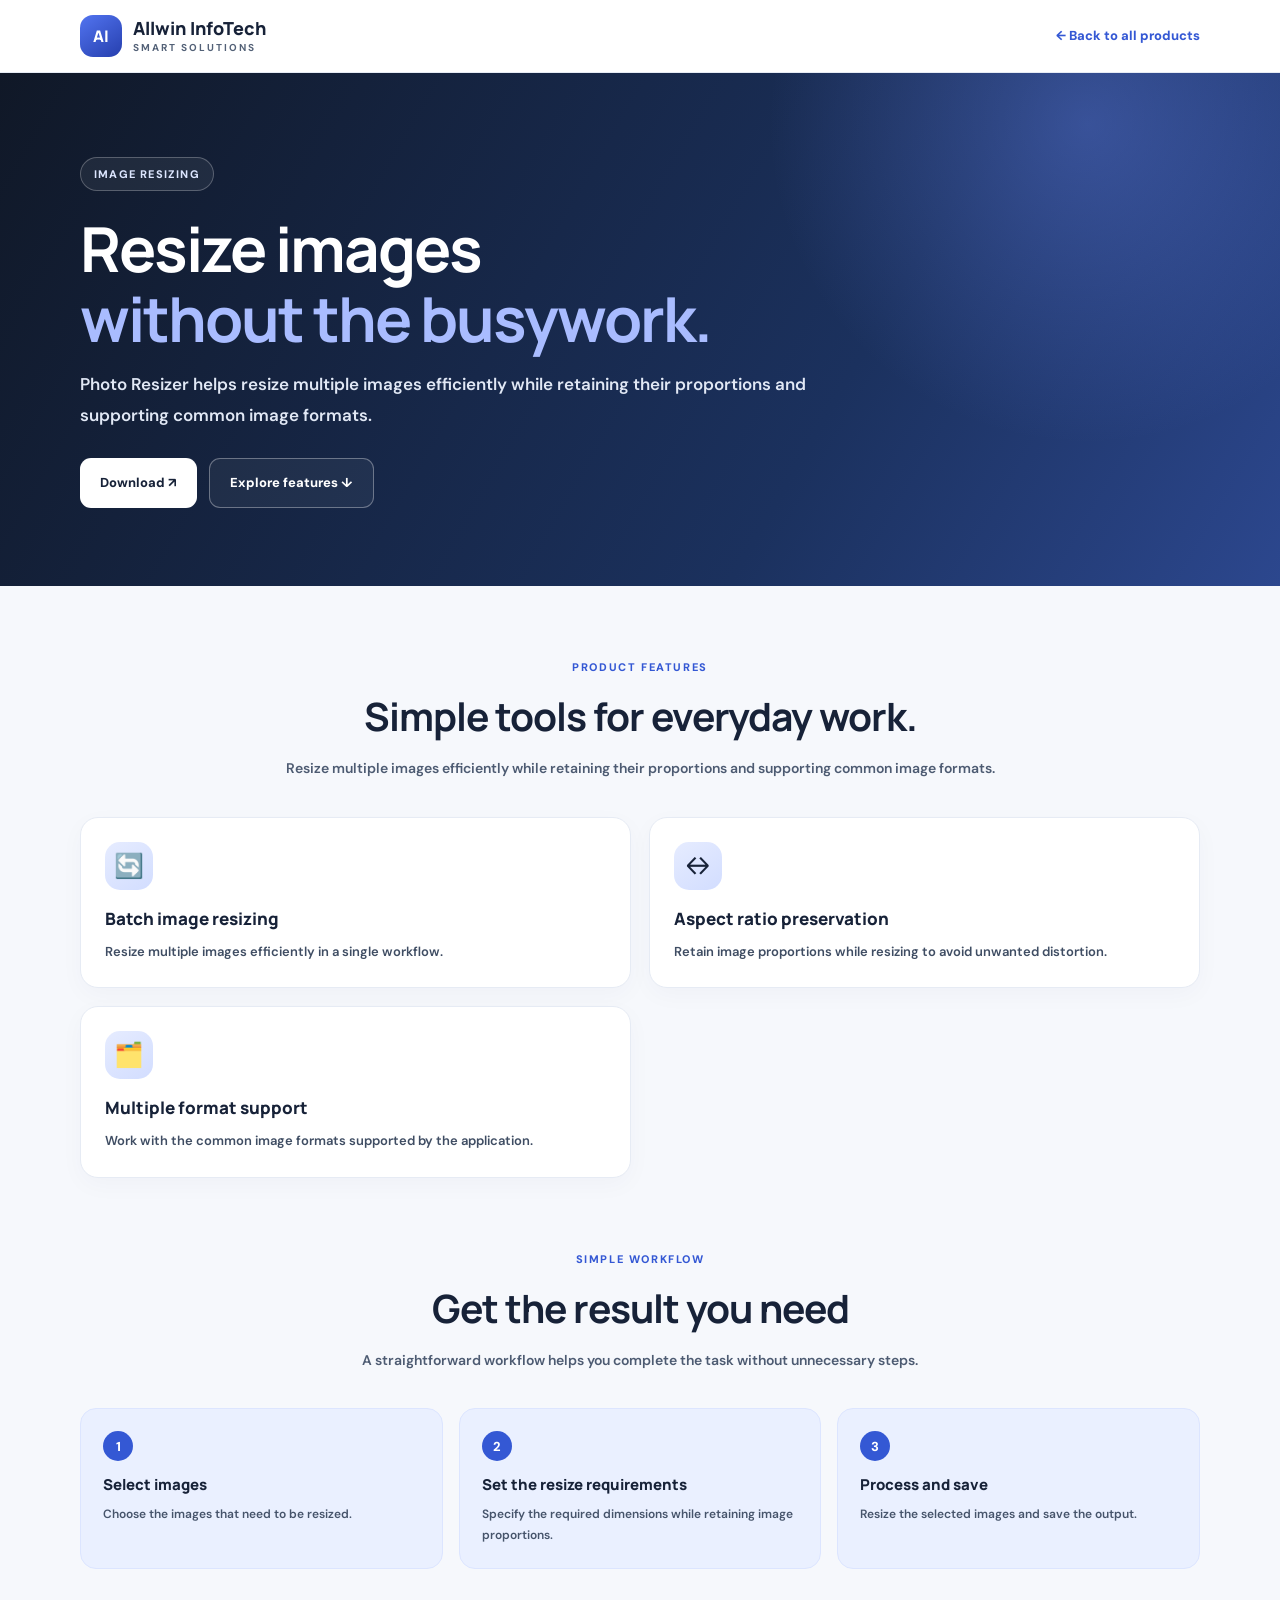
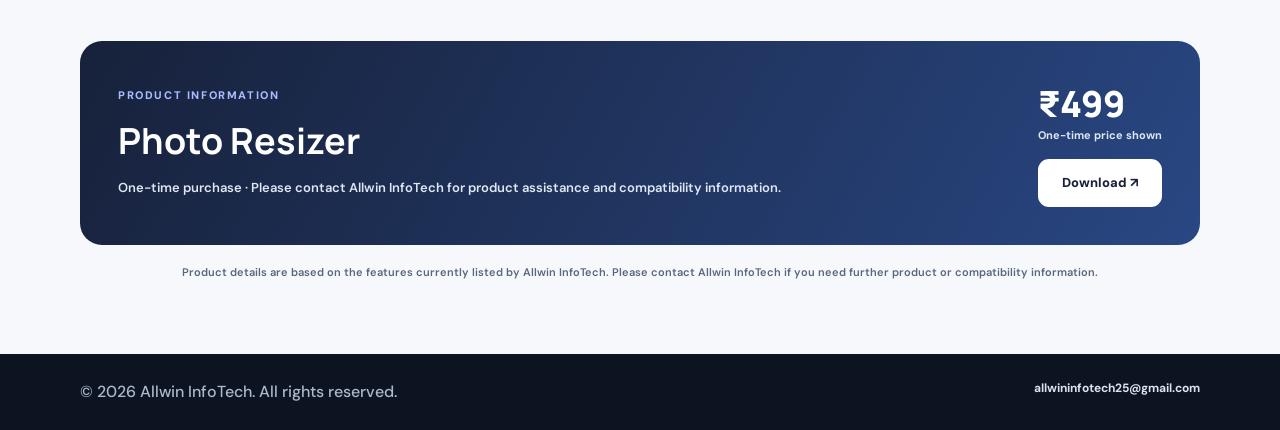
<file: photo-resizer.html>
<!doctype html>
<html lang="en">
<head>
<meta charset="utf-8">
<meta name="viewport" content="width=device-width,initial-scale=1">
<meta name="theme-color" content="#111b32">
<meta name="description" content="Resize multiple images efficiently while retaining their proportions and supporting common image formats.">
<title>Photo Resizer | Allwin InfoTech</title>
<link rel="preconnect" href="https://fonts.googleapis.com">
<link rel="preconnect" href="https://fonts.gstatic.com" crossorigin>
<link href="https://fonts.googleapis.com/css2?family=DM+Sans:wght@400;500;600;700&family=Manrope:wght@500;600;700;800&display=swap" rel="stylesheet">
  <link rel="stylesheet" href="css/site.css">
<style>
:root{--ink:#172238;--muted:#65738a;--blue:#3458d4;--navy:#111b32;--line:#e6ebf4;--bg:#f6f8fc}
*{box-sizing:border-box;margin:0;padding:0}html{scroll-behavior:smooth}body{font-family:"DM Sans",sans-serif;font-weight:500;color:var(--ink);background:var(--bg);line-height:1.65}
.wrap{width:min(1120px,calc(100% - 40px));margin:auto}h1,h2,h3{font-family:Manrope,sans-serif}
header{background:#fff;border-bottom:1px solid var(--line)}nav{min-height:72px;display:flex;justify-content:space-between;align-items:center;gap:20px}
.brand{display:flex;gap:11px;align-items:center;text-decoration:none;color:var(--ink)}.logo{width:42px;height:42px;border-radius:13px;background:linear-gradient(145deg,#5274f0,#263fae);display:grid;place-items:center;color:#fff;font:800 16px Manrope}
.hero{color:white;padding:84px 0 78px;background:radial-gradient(circle at 85% 10%,#6e8cff55,transparent 27%),linear-gradient(120deg,#101827,#1b315e 65%,#2c478e)}
.eyebrow{display:inline-block;padding:7px 13px;border:1px solid #ffffff40;border-radius:30px;color:#dce6ff;background:#ffffff10;font-size:11px;font-weight:800;letter-spacing:1.2px;text-transform:uppercase}
.hero h1{font-size:clamp(38px,6vw,62px);line-height:1.12;letter-spacing:-2px;margin:23px 0 16px;max-width:850px}.hero h1 span{color:#a9bcff}
.hero p{max-width:740px;color:#e1e8f5;font-size:17px;font-weight:600;line-height:1.8}.actions{display:flex;gap:12px;flex-wrap:wrap;margin-top:28px}
.btn{display:inline-flex;align-items:center;justify-content:center;padding:13px 20px;border-radius:11px;text-decoration:none;font-size:13px;font-weight:800;transition:.2s}.btn:hover{transform:translateY(-2px)}
.primary{background:#fff;color:#172238}.secondary{border:1px solid #ffffff55;color:#fff;background:#ffffff0d}
.section{padding:72px 0}.heading{text-align:center;max-width:740px;margin:0 auto 36px}.kicker{color:var(--blue);font-size:11px;font-weight:800;letter-spacing:1.6px;text-transform:uppercase}
.heading h2{font-size:clamp(28px,4vw,39px);letter-spacing:-1px;margin:8px 0}.heading p{font-size:14px;font-weight:600;color:#4d5b72;line-height:1.75}
.featuregrid{display:grid;grid-template-columns:repeat(2,minmax(0,1fr));gap:18px}
.feature{background:#fff;border:1px solid var(--line);border-radius:18px;padding:24px;box-shadow:0 7px 24px #1a2b5008}
.featureicon{width:48px;height:48px;display:grid;place-items:center;border-radius:15px;background:linear-gradient(145deg,#e6ecff,#d2ddff);font-size:24px;margin-bottom:15px}
.feature h3{font-size:17px;font-weight:800;margin-bottom:7px}.feature p{font-size:13px;font-weight:600;color:#3f4d63;line-height:1.8}
.steps{display:grid;grid-template-columns:repeat(3,1fr);gap:16px}.step{padding:22px;background:#eaf0ff;border:1px solid #dce5ff;border-radius:16px}
.number{width:30px;height:30px;border-radius:50%;display:grid;place-items:center;background:var(--blue);color:#fff;font-weight:800;font-size:13px;margin-bottom:12px}
.step h3{font-size:15px;font-weight:800;margin-bottom:6px}.step p{font-size:12px;font-weight:600;color:#46546b;line-height:1.75}
.offer{padding:38px;border-radius:22px;background:linear-gradient(120deg,#17213a,#294783);color:#fff;display:flex;justify-content:space-between;align-items:center;gap:25px}
.offer .kicker{color:#a9bcff}.offer h2{font-size:clamp(26px,4vw,36px);margin:7px 0}.offer p{color:#e0e7f4;font-size:13px;font-weight:600;line-height:1.75}
.price{font:800 36px Manrope;white-space:nowrap}.price small{display:block;font:700 11px "DM Sans";color:#e0e7f4;text-align:right}
.note{margin-top:18px;color:#59677d;font-size:11px;font-weight:600;line-height:1.75;text-align:center}
footer{background:#0c1321;color:#aeb8ca;padding:25px 0}.foot{display:flex;justify-content:space-between;gap:18px;flex-wrap:wrap}.foot a{color:#dbe3f0;text-decoration:none;font-size:12px;font-weight:700}
@media(max-width:700px){.featuregrid{grid-template-columns:1fr}.steps{grid-template-columns:1fr}.offer{align-items:flex-start;flex-direction:column;padding:27px}.price small{text-align:left}.hero{padding:68px 0}.hero h1{letter-spacing:-1.3px}}
</style>
</head>
<body>
<header><div class="wrap"><nav>
<a class="brand" href="index.html"><span class="logo">AI</span><span><strong>Allwin InfoTech</strong><small>Smart Solutions</small></span></a>
<a class="back" href="index.html">← Back to all products</a>
</nav></div></header>
<main>
<section class="hero"><div class="wrap">
<div class="eyebrow">Image resizing</div>
<h1>Resize images<br><span>without the busywork.</span></h1>
<p>Photo Resizer helps resize multiple images efficiently while retaining their proportions and supporting common image formats.</p>
<div class="actions"><a class="btn primary" href="https://drive.google.com/file/d/1WOP2BEQccUYnQB0Oia4sD2P0utUYuHHG/view?usp=sharing" target="_blank" rel="noopener noreferrer">Download ↗</a><a class="btn secondary" href="#features">Explore features ↓</a></div>
</div></section>
<section class="section" id="features"><div class="wrap">
<div class="heading"><div class="kicker">Product features</div><h2>Simple tools for everyday work.</h2><p>Resize multiple images efficiently while retaining their proportions and supporting common image formats.</p></div>
<div class="featuregrid">
<article class="feature"><div class="featureicon">🔄</div><h3>Batch image resizing</h3><p>Resize multiple images efficiently in a single workflow.</p></article>
<article class="feature"><div class="featureicon">↔️</div><h3>Aspect ratio preservation</h3><p>Retain image proportions while resizing to avoid unwanted distortion.</p></article>
<article class="feature"><div class="featureicon">🗂️</div><h3>Multiple format support</h3><p>Work with the common image formats supported by the application.</p></article>
</div></div></section>
<section class="section" style="padding-top:0"><div class="wrap">
<div class="heading"><div class="kicker">Simple workflow</div><h2>Get the result you need</h2><p>A straightforward workflow helps you complete the task without unnecessary steps.</p></div>
<div class="steps"><div class="step"><div class="number">1</div><h3>Select images</h3><p>Choose the images that need to be resized.</p></div>
<div class="step"><div class="number">2</div><h3>Set the resize requirements</h3><p>Specify the required dimensions while retaining image proportions.</p></div>
<div class="step"><div class="number">3</div><h3>Process and save</h3><p>Resize the selected images and save the output.</p></div></div>
</div></section>
<section class="section" style="padding-top:0"><div class="wrap">
<div class="offer">
<div><div class="kicker">Product information</div><h2>Photo Resizer</h2><p>One-time purchase · Please contact Allwin InfoTech for product assistance and compatibility information.</p></div>
<div><div class="price">₹499<small>One-time price shown</small></div><a class="btn primary" style="margin-top:17px;width:100%" href="https://drive.google.com/file/d/1WOP2BEQccUYnQB0Oia4sD2P0utUYuHHG/view?usp=sharing" target="_blank" rel="noopener noreferrer">Download ↗</a></div>
</div>
<p class="note">Product details are based on the features currently listed by Allwin InfoTech. Please contact Allwin InfoTech if you need further product or compatibility information.</p>
</div></section>
</main>
<footer><div class="wrap foot"><span>© 2026 Allwin InfoTech. All rights reserved.</span><a href="mailto:allwininfotech25@gmail.com">allwininfotech25@gmail.com</a></div></footer>
</body></html>
</file>
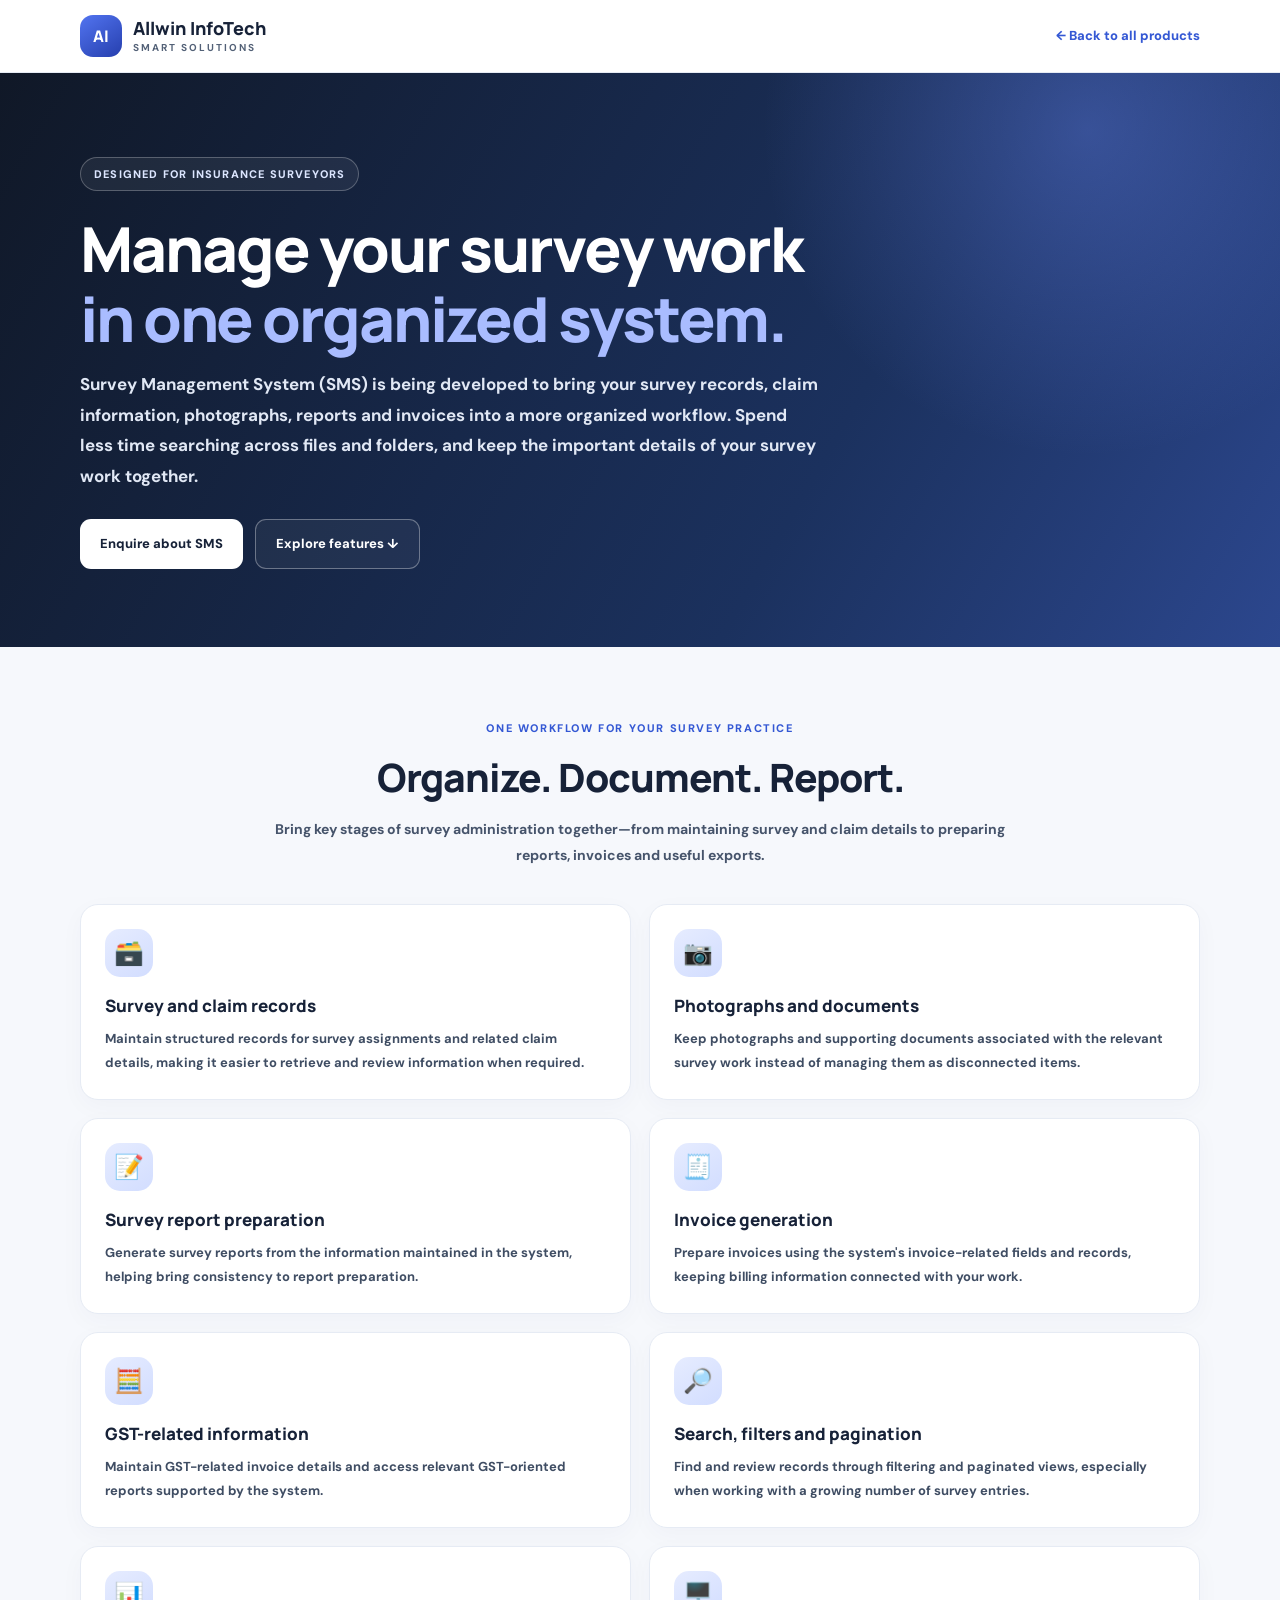
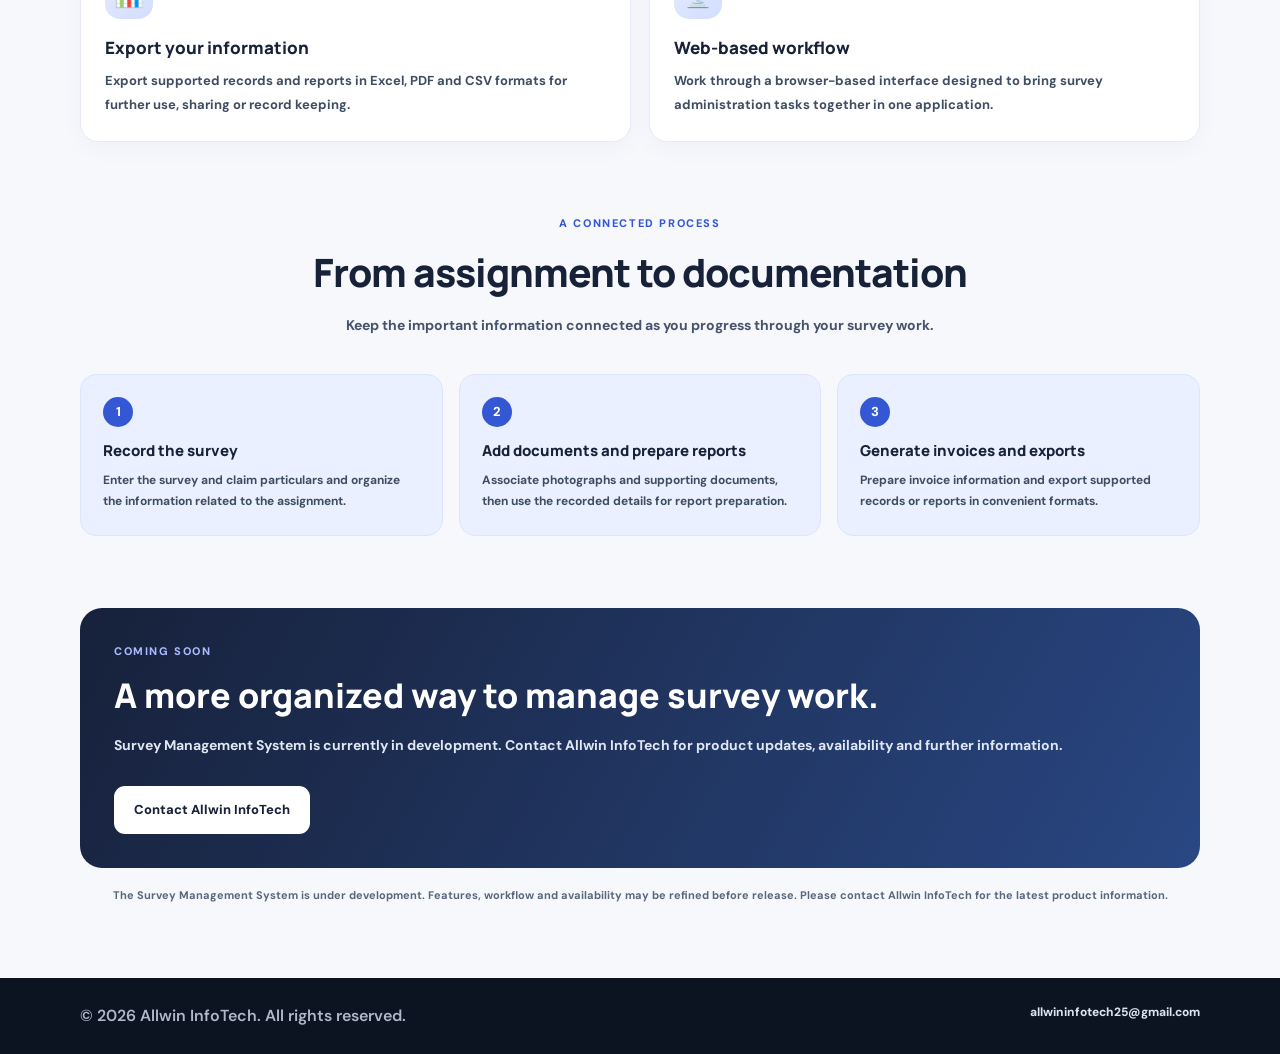
<file: survey-management-system.html>
<!doctype html>
<html lang="en">
<head>
<meta charset="utf-8">
<meta name="viewport" content="width=device-width,initial-scale=1">
<meta name="theme-color" content="#111b32">
<meta name="description" content="Allwin InfoTech Survey Management System helps insurance surveyors organize survey records, claim details, photographs, reports and invoices in one workflow.">
<title>Survey Management System | Allwin InfoTech</title>
<link rel="preconnect" href="https://fonts.googleapis.com">
<link rel="preconnect" href="https://fonts.gstatic.com" crossorigin>
<link href="https://fonts.googleapis.com/css2?family=DM+Sans:wght@400;500;600;700&family=Manrope:wght@500;600;700;800&display=swap" rel="stylesheet">
  <link rel="stylesheet" href="css/site.css">
<style>
:root{--ink:#172238;--muted:#65738a;--blue:#3458d4;--navy:#111b32;--line:#e6ebf4;--bg:#f6f8fc}
*{box-sizing:border-box;margin:0;padding:0}html{scroll-behavior:smooth}body{font-family:"DM Sans",sans-serif;font-weight:600;color:#172238;background:var(--bg);line-height:1.65}
.wrap{width:min(1120px,calc(100% - 40px));margin:auto}h1,h2,h3{font-family:Manrope,sans-serif;font-weight:800}
header{background:#fff;border-bottom:1px solid var(--line)}nav{min-height:72px;display:flex;justify-content:space-between;align-items:center;gap:20px}
.brand{display:flex;gap:11px;align-items:center;text-decoration:none;color:var(--ink)}.logo{width:42px;height:42px;border-radius:13px;background:linear-gradient(145deg,#5274f0,#263fae);display:grid;place-items:center;color:#fff;font:800 16px Manrope}

.hero{color:white;padding:84px 0 78px;background:radial-gradient(circle at 85% 10%,#6e8cff55,transparent 27%),linear-gradient(120deg,#101827,#1b315e 65%,#2c478e)}
.eyebrow{display:inline-block;padding:7px 13px;border:1px solid #ffffff40;border-radius:30px;color:#dce6ff;background:#ffffff10;font-size:11px;font-weight:800;letter-spacing:1.2px;text-transform:uppercase}
.hero h1{font-size:clamp(38px,6vw,62px);line-height:1.12;letter-spacing:-2px;margin:23px 0 16px;max-width:850px}.hero h1 span{color:#a9bcff}
.hero p{max-width:740px;color:#e1e8f5;font-size:17px;font-weight:700;line-height:1.8}.actions{display:flex;gap:12px;flex-wrap:wrap;margin-top:28px}
.btn{display:inline-flex;align-items:center;justify-content:center;padding:13px 20px;border-radius:11px;text-decoration:none;font-size:13px;font-weight:800;transition:.2s}.btn:hover{transform:translateY(-2px)}
.primary{background:#fff;color:#172238}.secondary{border:1px solid #ffffff55;color:#fff;background:#ffffff0d}
.section{padding:72px 0}.heading{text-align:center;max-width:740px;margin:0 auto 36px}.kicker{color:var(--blue);font-size:11px;font-weight:800;letter-spacing:1.6px;text-transform:uppercase}
.heading h2{font-size:clamp(28px,4vw,39px);letter-spacing:-1px;margin:8px 0}.heading p{font-size:14px;font-weight:700;color:#46546b;line-height:1.8}
.featuregrid{display:grid;grid-template-columns:repeat(2,minmax(0,1fr));gap:18px}
.feature{background:#fff;border:1px solid var(--line);border-radius:18px;padding:24px;box-shadow:0 7px 24px #1a2b5008}
.featureicon{width:48px;height:48px;display:grid;place-items:center;border-radius:15px;background:linear-gradient(145deg,#e6ecff,#d2ddff);font-size:24px;margin-bottom:15px}
.feature h3{font-size:17px;font-weight:800;margin-bottom:7px}.feature p{font-size:13px;font-weight:700;color:#3f4d63;line-height:1.85}
.steps{display:grid;grid-template-columns:repeat(3,1fr);gap:16px}.step{padding:22px;background:#eaf0ff;border:1px solid #dce5ff;border-radius:16px}.number{width:30px;height:30px;border-radius:50%;display:grid;place-items:center;background:var(--blue);color:#fff;font-weight:800;font-size:13px;margin-bottom:12px}.step h3{font-size:15px;font-weight:800;margin-bottom:6px}.step p{font-size:12px;font-weight:700;color:#3f4d63;line-height:1.8}
.callout{padding:34px;border-radius:22px;background:linear-gradient(120deg,#17213a,#294783);color:#fff}.callout h2{font-size:clamp(25px,4vw,34px);margin:7px 0 10px}.callout p{color:#e0e7f4;font-size:14px;font-weight:700;line-height:1.8}.callout .kicker{color:#a9bcff}
.note{margin-top:18px;color:#59677d;font-size:11px;font-weight:700;line-height:1.8;text-align:center}
footer{background:#0c1321;color:#aeb8ca;padding:25px 0}.foot{display:flex;justify-content:space-between;gap:18px;flex-wrap:wrap}.foot a{color:#dbe3f0;text-decoration:none;font-size:12px;font-weight:800}
@media(max-width:700px){.featuregrid{grid-template-columns:1fr}.steps{grid-template-columns:1fr}.hero{padding:68px 0}.hero h1{letter-spacing:-1.3px}.callout{padding:26px}}
</style>
</head>
<body>
<header><div class="wrap"><nav>
<a class="brand" href="index.html"><span class="logo">AI</span><span><strong>Allwin InfoTech</strong><small>Smart Solutions</small></span></a>
<a class="back" href="index.html">← Back to all products</a>
</nav></div></header>
<main>
<section class="hero"><div class="wrap">
<div class="eyebrow">Designed for insurance surveyors</div>
<h1>Manage your survey work<br><span>in one organized system.</span></h1>
<p>Survey Management System (SMS) is being developed to bring your survey records, claim information, photographs, reports and invoices into a more organized workflow. Spend less time searching across files and folders, and keep the important details of your survey work together.</p>
<div class="actions"><a class="btn primary" href="mailto:allwininfotech25@gmail.com?subject=Survey%20Management%20System%20Enquiry">Enquire about SMS</a><a class="btn secondary" href="#features">Explore features ↓</a></div>
</div></section>

<section class="section" id="features"><div class="wrap">
<div class="heading"><div class="kicker">One workflow for your survey practice</div><h2>Organize. Document. Report.</h2><p>Bring key stages of survey administration together—from maintaining survey and claim details to preparing reports, invoices and useful exports.</p></div>
<div class="featuregrid">
<article class="feature"><div class="featureicon">🗃️</div><h3>Survey and claim records</h3><p>Maintain structured records for survey assignments and related claim details, making it easier to retrieve and review information when required.</p></article>
<article class="feature"><div class="featureicon">📷</div><h3>Photographs and documents</h3><p>Keep photographs and supporting documents associated with the relevant survey work instead of managing them as disconnected items.</p></article>
<article class="feature"><div class="featureicon">📝</div><h3>Survey report preparation</h3><p>Generate survey reports from the information maintained in the system, helping bring consistency to report preparation.</p></article>
<article class="feature"><div class="featureicon">🧾</div><h3>Invoice generation</h3><p>Prepare invoices using the system's invoice-related fields and records, keeping billing information connected with your work.</p></article>
<article class="feature"><div class="featureicon">🧮</div><h3>GST-related information</h3><p>Maintain GST-related invoice details and access relevant GST-oriented reports supported by the system.</p></article>
<article class="feature"><div class="featureicon">🔎</div><h3>Search, filters and pagination</h3><p>Find and review records through filtering and paginated views, especially when working with a growing number of survey entries.</p></article>
<article class="feature"><div class="featureicon">📊</div><h3>Export your information</h3><p>Export supported records and reports in Excel, PDF and CSV formats for further use, sharing or record keeping.</p></article>
<article class="feature"><div class="featureicon">🖥️</div><h3>Web-based workflow</h3><p>Work through a browser-based interface designed to bring survey administration tasks together in one application.</p></article>
</div>
</div></section>

<section class="section" style="padding-top:0"><div class="wrap">
<div class="heading"><div class="kicker">A connected process</div><h2>From assignment to documentation</h2><p>Keep the important information connected as you progress through your survey work.</p></div>
<div class="steps">
<div class="step"><div class="number">1</div><h3>Record the survey</h3><p>Enter the survey and claim particulars and organize the information related to the assignment.</p></div>
<div class="step"><div class="number">2</div><h3>Add documents and prepare reports</h3><p>Associate photographs and supporting documents, then use the recorded details for report preparation.</p></div>
<div class="step"><div class="number">3</div><h3>Generate invoices and exports</h3><p>Prepare invoice information and export supported records or reports in convenient formats.</p></div>
</div>
</div></section>

<section class="section" style="padding-top:0"><div class="wrap">
<div class="callout"><div class="kicker">Coming soon</div><h2>A more organized way to manage survey work.</h2><p>Survey Management System is currently in development. Contact Allwin InfoTech for product updates, availability and further information.</p><div class="actions"><a class="btn primary" href="mailto:allwininfotech25@gmail.com?subject=Survey%20Management%20System%20Enquiry">Contact Allwin InfoTech</a></div></div>
<p class="note">The Survey Management System is under development. Features, workflow and availability may be refined before release. Please contact Allwin InfoTech for the latest product information.</p>
</div></section>
</main>
<footer><div class="wrap foot"><span>© 2026 Allwin InfoTech. All rights reserved.</span><a href="mailto:allwininfotech25@gmail.com">allwininfotech25@gmail.com</a></div></footer>
</body></html>
</file>
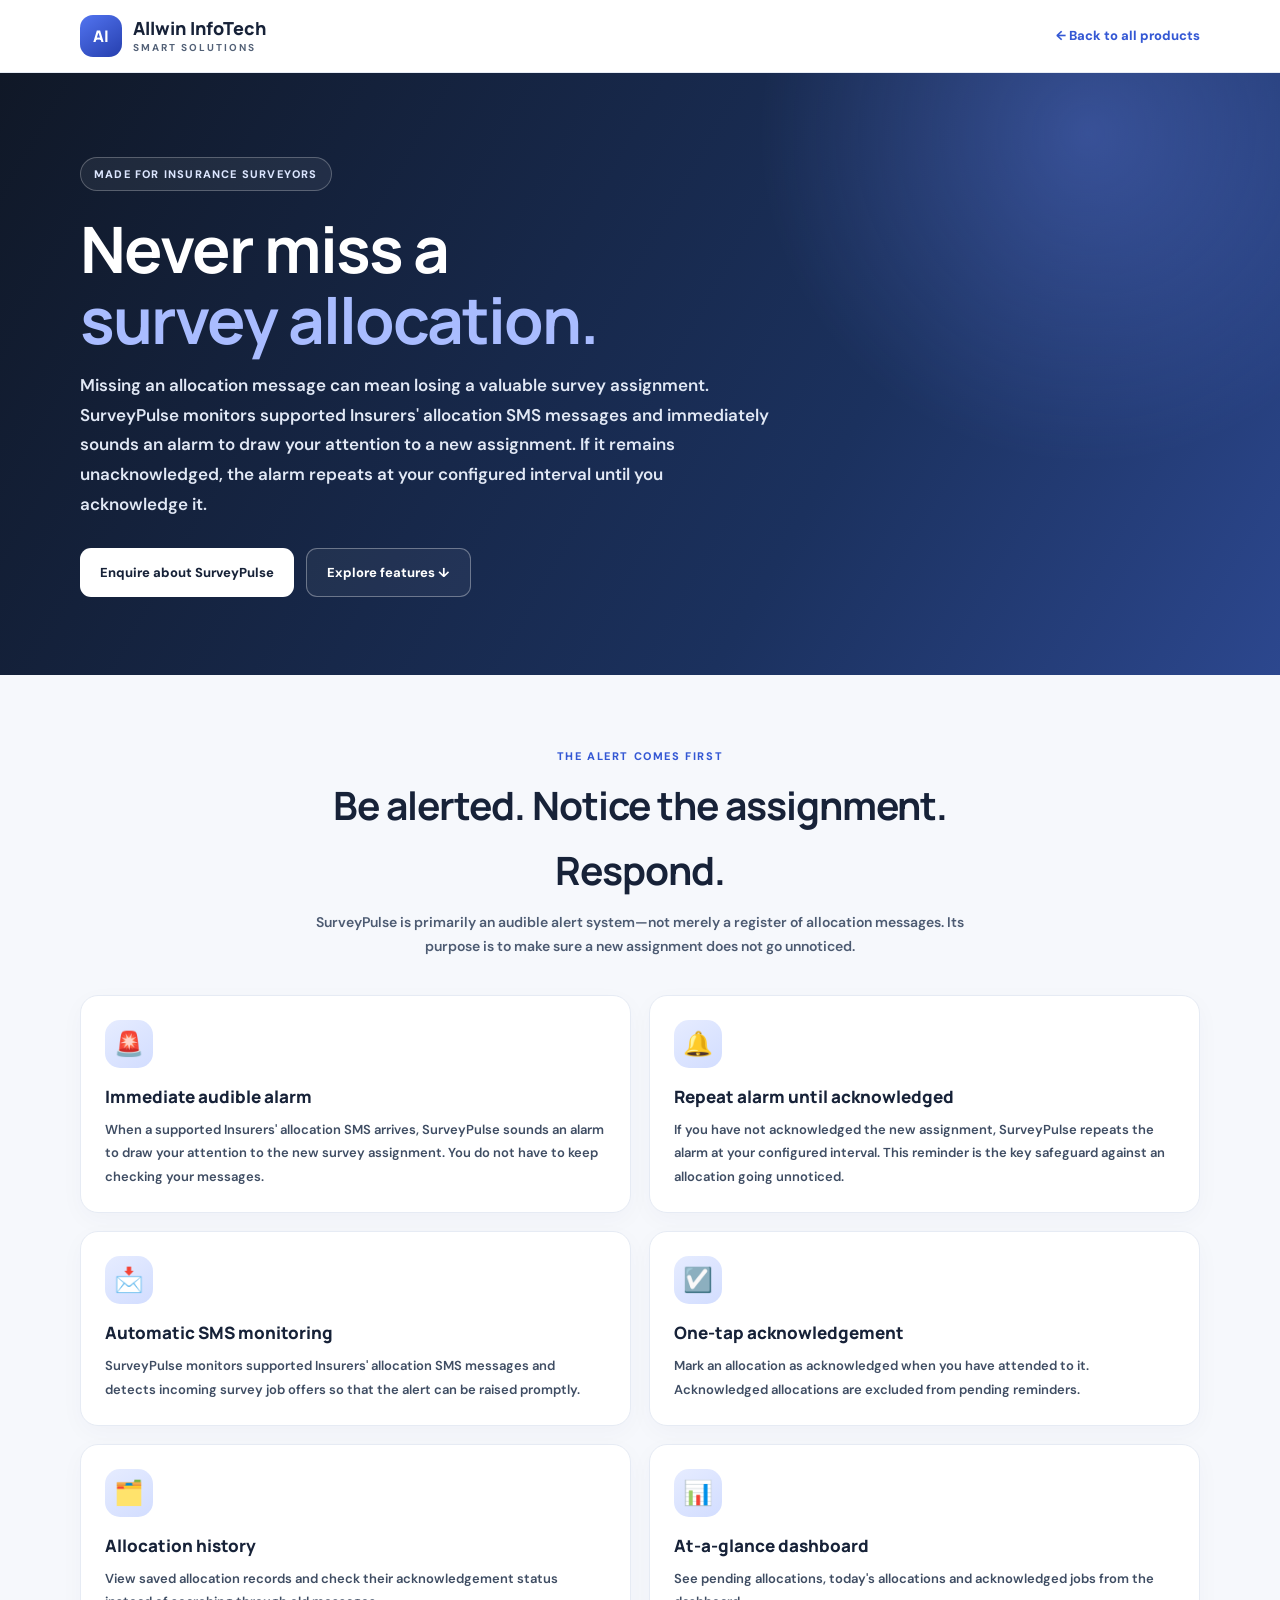
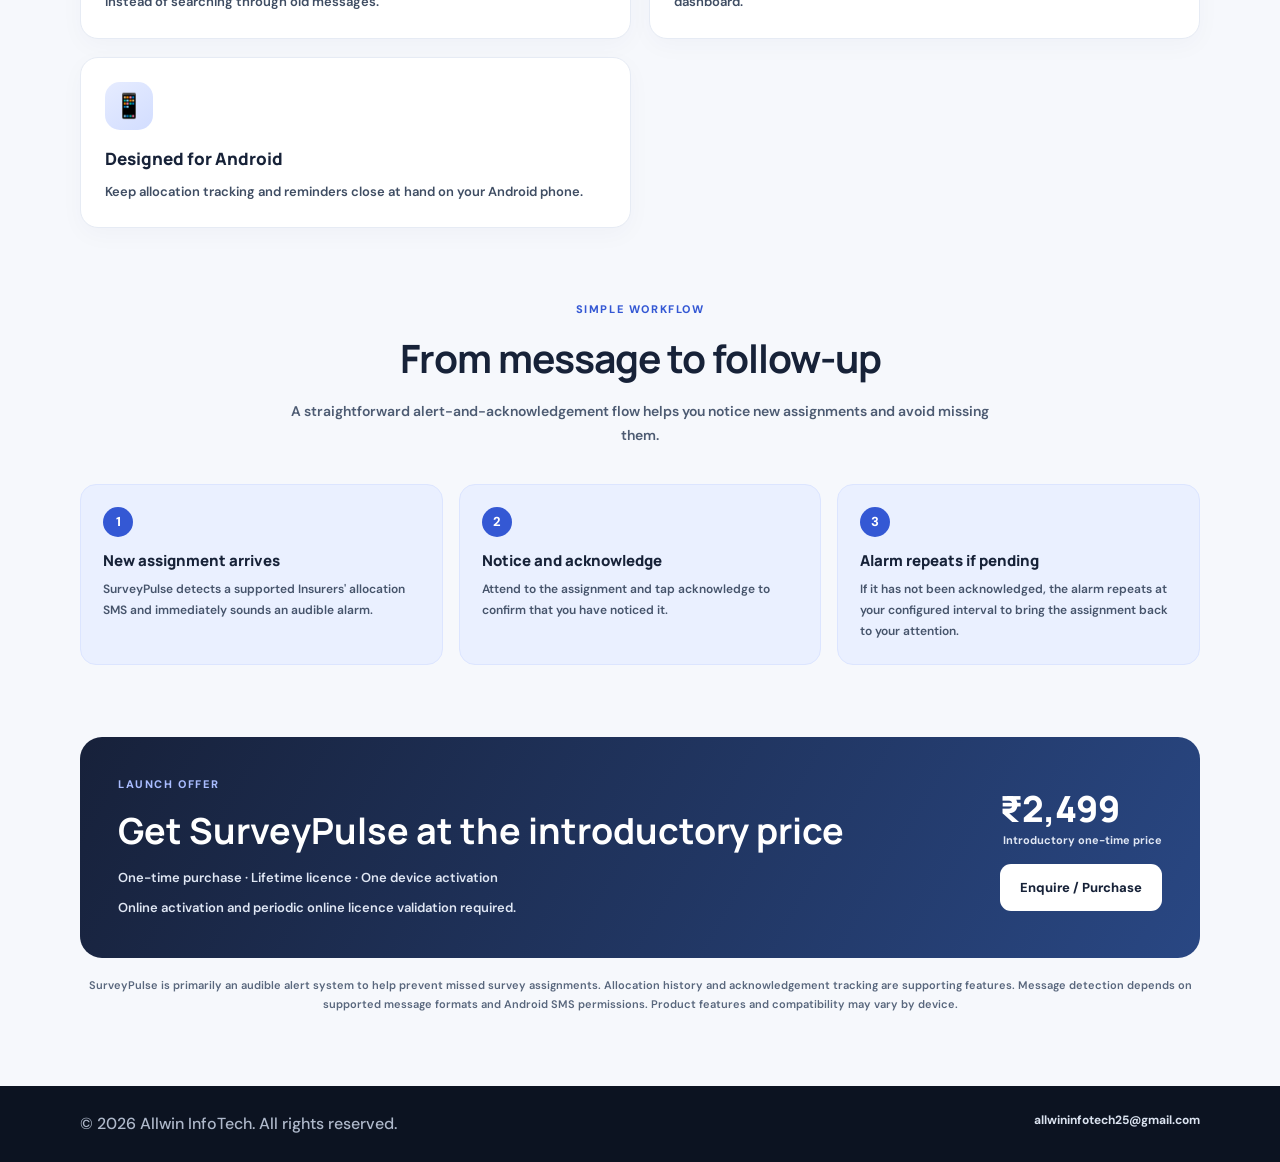
<file: surveypulse.html>
<!doctype html>
<html lang="en">
<head>
<meta charset="utf-8">
<meta name="viewport" content="width=device-width,initial-scale=1">
<meta name="theme-color" content="#111b32">
<meta name="description" content="SurveyPulse alerts insurance surveyors to new survey assignments with an immediate audible alarm and repeat reminders, helping prevent missed allocations.">
<title>SurveyPulse | Never Miss a Survey Assignment</title>
<link rel="preconnect" href="https://fonts.googleapis.com">
<link rel="preconnect" href="https://fonts.gstatic.com" crossorigin>
<link href="https://fonts.googleapis.com/css2?family=DM+Sans:wght@400;500;600;700&family=Manrope:wght@500;600;700;800&display=swap" rel="stylesheet">
  <link rel="stylesheet" href="css/site.css">
<style>
:root{--ink:#172238;--muted:#65738a;--blue:#3458d4;--navy:#111b32;--line:#e6ebf4;--bg:#f6f8fc}
*{box-sizing:border-box;margin:0;padding:0}html{scroll-behavior:smooth}body{font-family:"DM Sans",sans-serif;font-weight:500;color:#172238;background:var(--bg);line-height:1.65}
.wrap{width:min(1120px,calc(100% - 40px));margin:auto}h1,h2,h3{font-family:Manrope,sans-serif}
header{background:#fff;border-bottom:1px solid var(--line)}nav{min-height:72px;display:flex;justify-content:space-between;align-items:center;gap:20px}
.brand{display:flex;gap:11px;align-items:center;text-decoration:none;color:var(--ink)}.logo{width:42px;height:42px;border-radius:13px;background:linear-gradient(145deg,#5274f0,#263fae);display:grid;place-items:center;color:#fff;font:800 16px Manrope}
.hero{color:white;padding:84px 0 78px;background:radial-gradient(circle at 85% 10%,#6e8cff55,transparent 27%),linear-gradient(120deg,#101827,#1b315e 65%,#2c478e)}
.eyebrow{display:inline-block;padding:7px 13px;border:1px solid #ffffff40;border-radius:30px;color:#dce6ff;background:#ffffff10;font-size:11px;font-weight:800;letter-spacing:1.2px;text-transform:uppercase}
.hero h1{font-size:clamp(40px,6vw,64px);line-height:1.1;letter-spacing:-2px;margin:23px 0 16px;max-width:800px}.hero h1 span{color:#a9bcff}
.hero p{max-width:690px;color:#e1e8f5;font-size:17px;font-weight:600;line-height:1.75}.actions{display:flex;gap:12px;flex-wrap:wrap;margin-top:28px}
.btn{display:inline-flex;align-items:center;justify-content:center;padding:13px 20px;border-radius:11px;text-decoration:none;font-size:13px;font-weight:800;transition:.2s}.btn:hover{transform:translateY(-2px)}
.primary{background:#fff;color:#172238}.secondary{border:1px solid #ffffff55;color:#fff;background:#ffffff0d}
.section{padding:72px 0}.heading{text-align:center;max-width:700px;margin:0 auto 36px}.kicker{color:var(--blue);font-size:11px;font-weight:800;letter-spacing:1.6px;text-transform:uppercase}
.heading h2{font-size:clamp(28px,4vw,39px);letter-spacing:-1px;margin:8px 0}.heading p{font-size:14px;font-weight:600;color:#4d5b72;line-height:1.75}
.featuregrid{display:grid;grid-template-columns:repeat(2,minmax(0,1fr));gap:18px}
.feature{background:#fff;border:1px solid var(--line);border-radius:18px;padding:24px;box-shadow:0 7px 24px #1a2b5008}
.featureicon{width:48px;height:48px;display:grid;place-items:center;border-radius:15px;background:linear-gradient(145deg,#e6ecff,#d2ddff);font-size:24px;margin-bottom:15px}
.feature h3{font-size:17px;font-weight:800;margin-bottom:7px}.feature p{font-size:13px;font-weight:600;color:#3f4d63;line-height:1.8}
.steps{display:grid;grid-template-columns:repeat(3,1fr);gap:16px}.step{padding:22px;background:#eaf0ff;border:1px solid #dce5ff;border-radius:16px}.number{width:30px;height:30px;border-radius:50%;display:grid;place-items:center;background:var(--blue);color:#fff;font-weight:800;font-size:13px;margin-bottom:12px}.step h3{font-size:15px;font-weight:800;margin-bottom:6px}.step p{font-size:12px;font-weight:600;color:#46546b;line-height:1.75}
.offer{padding:38px;border-radius:22px;background:linear-gradient(120deg,#17213a,#294783);color:#fff;display:flex;justify-content:space-between;align-items:center;gap:25px}
.offer .kicker{color:#a9bcff}.offer h2{font-size:clamp(26px,4vw,36px);margin:7px 0}.offer p{color:#e0e7f4;font-size:13px;font-weight:600;line-height:1.75}.price{font:800 36px Manrope;white-space:nowrap}.price small{display:block;font:700 11px "DM Sans";color:#e0e7f4;text-align:right}
.note{margin-top:18px;color:#59677d;font-size:11px;font-weight:600;line-height:1.75;text-align:center}
footer{background:#0c1321;color:#aeb8ca;padding:25px 0}.foot{display:flex;justify-content:space-between;gap:18px;flex-wrap:wrap}.foot a{color:#dbe3f0;text-decoration:none;font-size:12px;font-weight:700}
@media(max-width:700px){.featuregrid{grid-template-columns:1fr}.steps{grid-template-columns:1fr}.offer{align-items:flex-start;flex-direction:column;padding:27px}.price small{text-align:left}.hero{padding:68px 0}.hero h1{letter-spacing:-1.3px}}
</style>
</head>
<body>
<header><div class="wrap"><nav>
<a class="brand" href="index.html"><span class="logo">AI</span><span><strong>Allwin InfoTech</strong><small>Smart Solutions</small></span></a>
<a class="back" href="index.html">← Back to all products</a>
</nav></div></header>
<main>
<section class="hero"><div class="wrap">
<div class="eyebrow">Made for insurance surveyors</div>
<h1>Never miss a<br><span>survey allocation.</span></h1>
<p>Missing an allocation message can mean losing a valuable survey assignment. SurveyPulse monitors supported Insurers' allocation SMS messages and immediately sounds an alarm to draw your attention to a new assignment. If it remains unacknowledged, the alarm repeats at your configured interval until you acknowledge it.</p>
<div class="actions"><a class="btn primary" href="mailto:allwininfotech25@gmail.com?subject=SurveyPulse%20Enquiry">Enquire about SurveyPulse</a><a class="btn secondary" href="#features">Explore features ↓</a></div>
</div></section>

<section class="section" id="features"><div class="wrap">
<div class="heading"><div class="kicker">The alert comes first</div><h2>Be alerted. Notice the assignment. Respond.</h2><p>SurveyPulse is primarily an audible alert system—not merely a register of allocation messages. Its purpose is to make sure a new assignment does not go unnoticed.</p></div>
<div class="featuregrid">
<article class="feature"><div class="featureicon">🚨</div><h3>Immediate audible alarm</h3><p>When a supported Insurers' allocation SMS arrives, SurveyPulse sounds an alarm to draw your attention to the new survey assignment. You do not have to keep checking your messages.</p></article>
<article class="feature"><div class="featureicon">🔔</div><h3>Repeat alarm until acknowledged</h3><p>If you have not acknowledged the new assignment, SurveyPulse repeats the alarm at your configured interval. This reminder is the key safeguard against an allocation going unnoticed.</p></article>
<article class="feature"><div class="featureicon">📩</div><h3>Automatic SMS monitoring</h3><p>SurveyPulse monitors supported Insurers' allocation SMS messages and detects incoming survey job offers so that the alert can be raised promptly.</p></article>
<article class="feature"><div class="featureicon">☑️</div><h3>One-tap acknowledgement</h3><p>Mark an allocation as acknowledged when you have attended to it. Acknowledged allocations are excluded from pending reminders.</p></article>
<article class="feature"><div class="featureicon">🗂️</div><h3>Allocation history</h3><p>View saved allocation records and check their acknowledgement status instead of searching through old messages.</p></article>
<article class="feature"><div class="featureicon">📊</div><h3>At-a-glance dashboard</h3><p>See pending allocations, today's allocations and acknowledged jobs from the dashboard.</p></article>
<article class="feature"><div class="featureicon">📱</div><h3>Designed for Android</h3><p>Keep allocation tracking and reminders close at hand on your Android phone.</p></article>
</div>
</div></section>

<section class="section" style="padding-top:0"><div class="wrap">
<div class="heading"><div class="kicker">Simple workflow</div><h2>From message to follow-up</h2><p>A straightforward alert-and-acknowledgement flow helps you notice new assignments and avoid missing them.</p></div>
<div class="steps">
<div class="step"><div class="number">1</div><h3>New assignment arrives</h3><p>SurveyPulse detects a supported Insurers' allocation SMS and immediately sounds an audible alarm.</p></div>
<div class="step"><div class="number">2</div><h3>Notice and acknowledge</h3><p>Attend to the assignment and tap acknowledge to confirm that you have noticed it.</p></div>
<div class="step"><div class="number">3</div><h3>Alarm repeats if pending</h3><p>If it has not been acknowledged, the alarm repeats at your configured interval to bring the assignment back to your attention.</p></div>
</div>
</div></section>

<section class="section" style="padding-top:0"><div class="wrap">
<div class="offer">
<div><div class="kicker">Launch offer</div><h2>Get SurveyPulse at the introductory price</h2><p>One-time purchase · Lifetime licence · One device activation</p><p style="margin-top:7px">Online activation and periodic online licence validation required.</p></div>
<div><div class="price">₹2,499<small>Introductory one-time price</small></div><a class="btn primary" style="margin-top:17px;width:100%" href="mailto:allwininfotech25@gmail.com?subject=SurveyPulse%20Purchase%20Enquiry">Enquire / Purchase</a></div>
</div>
<p class="note">SurveyPulse is primarily an audible alert system to help prevent missed survey assignments. Allocation history and acknowledgement tracking are supporting features. Message detection depends on supported message formats and Android SMS permissions. Product features and compatibility may vary by device.</p>
</div></section>
</main>
<footer><div class="wrap foot"><span>© 2026 Allwin InfoTech. All rights reserved.</span><a href="mailto:allwininfotech25@gmail.com">allwininfotech25@gmail.com</a></div></footer>
</body></html>
</file>
<file: css/site.css>
/* ALLWIN INFOTECH GLOBAL BRAND STYLES */

:root {
    --brand-blue: #3458d4;
    --brand-navy: #111b32;
    --brand-text: #172238;
}

/* Brand section */
.brand {
    display: flex;
    align-items: center;
    gap: 11px;
    text-decoration: none;
    color: var(--brand-text);
}

.logo {
    width: 46px;
    height: 46px;
    border-radius: 13px;
    background: linear-gradient(145deg, #5274f0, #263fae);
    display: grid;
    place-items: center;
    color: white;
    font: 800 17px Manrope;
}

.brand strong {
    display: block;
    font: 800 18px Manrope;
}

.brand small {
    display: block;
    font-size: 10px;
    font-weight: 700;
    letter-spacing: 2px;
    color: #536177;
    text-transform: uppercase;
}

/* Navigation links */
.navlinks {
    display: flex;
    align-items: center;
    gap: 28px;
}

.navlinks a {
    font-size: 14px;
    font-weight: 700;
    text-decoration: none;
    color: #59667b;
}

.navlinks a:hover {
    color: var(--blue);
}
.back {
    font-size:13px;
    font-weight:800;
    text-decoration:none;
    color:var(--blue)
}

:root {
    --blue: #3458d4;
}
</file>
